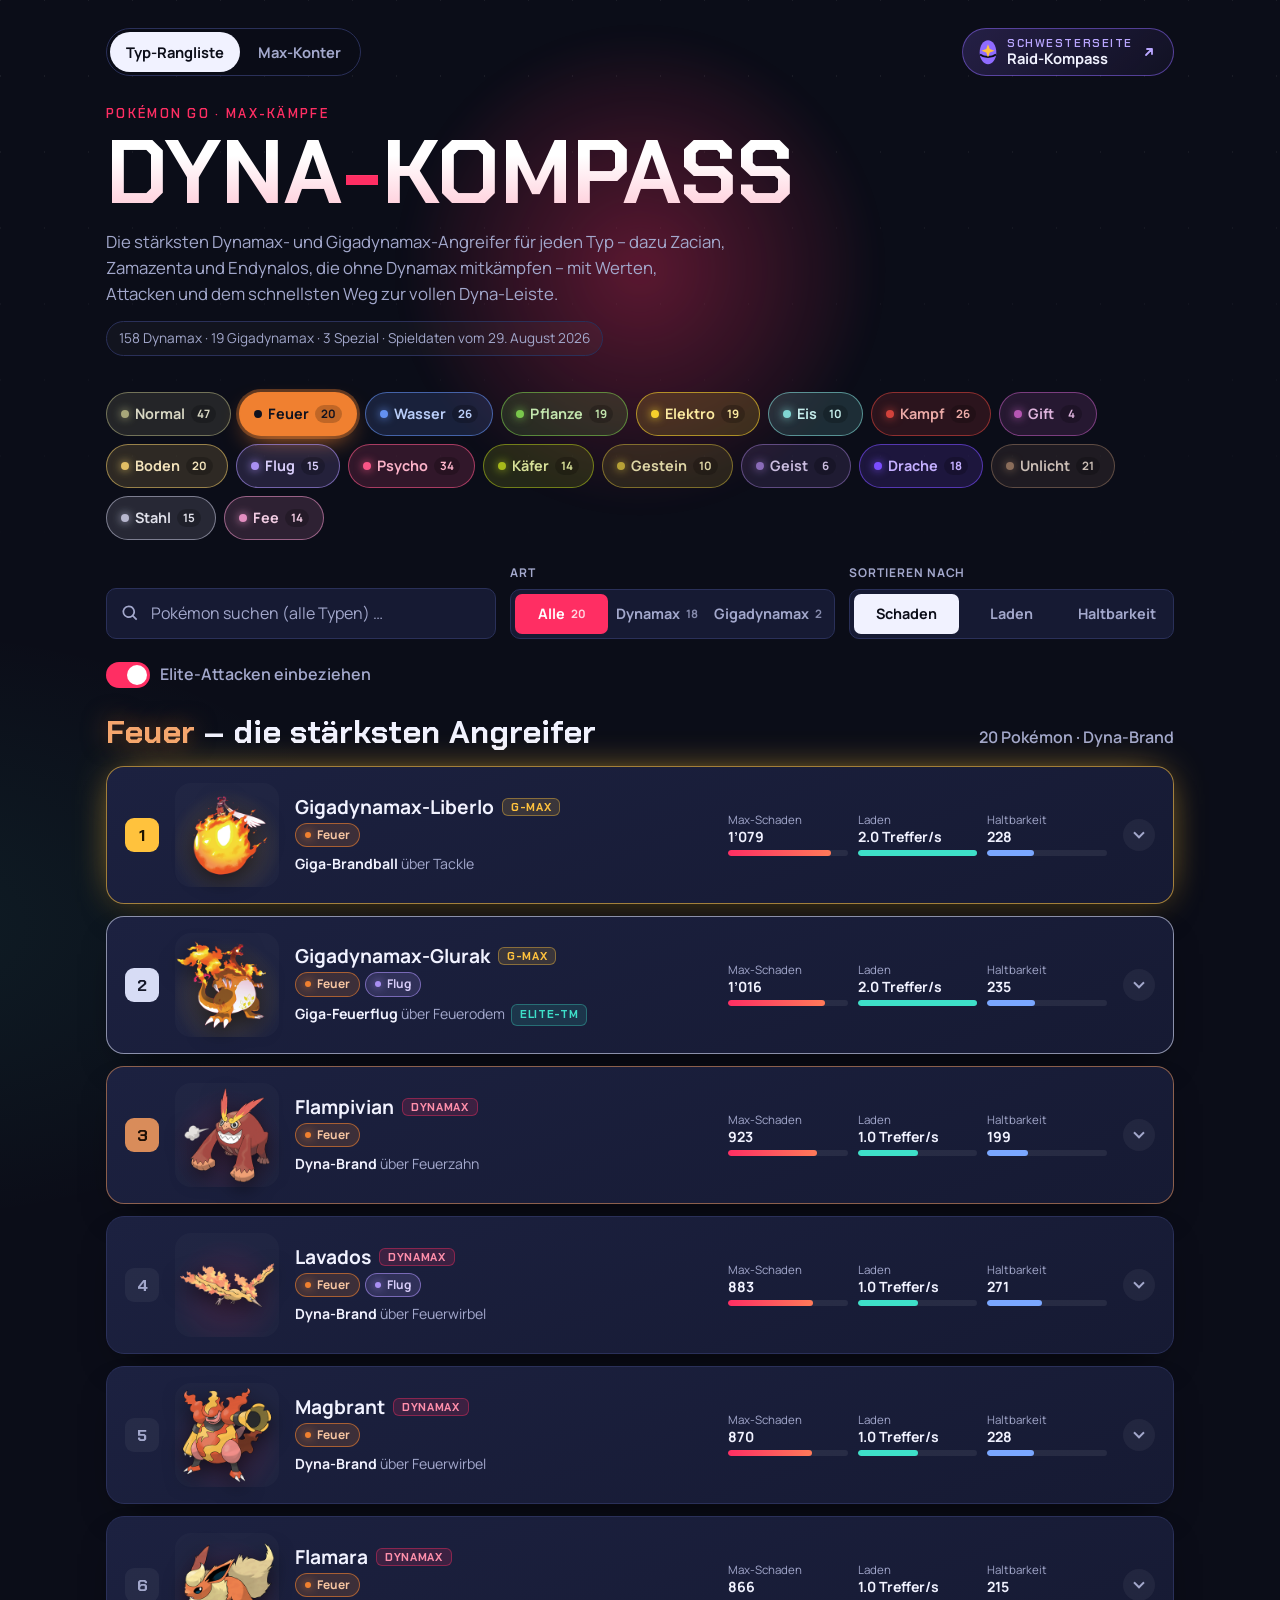
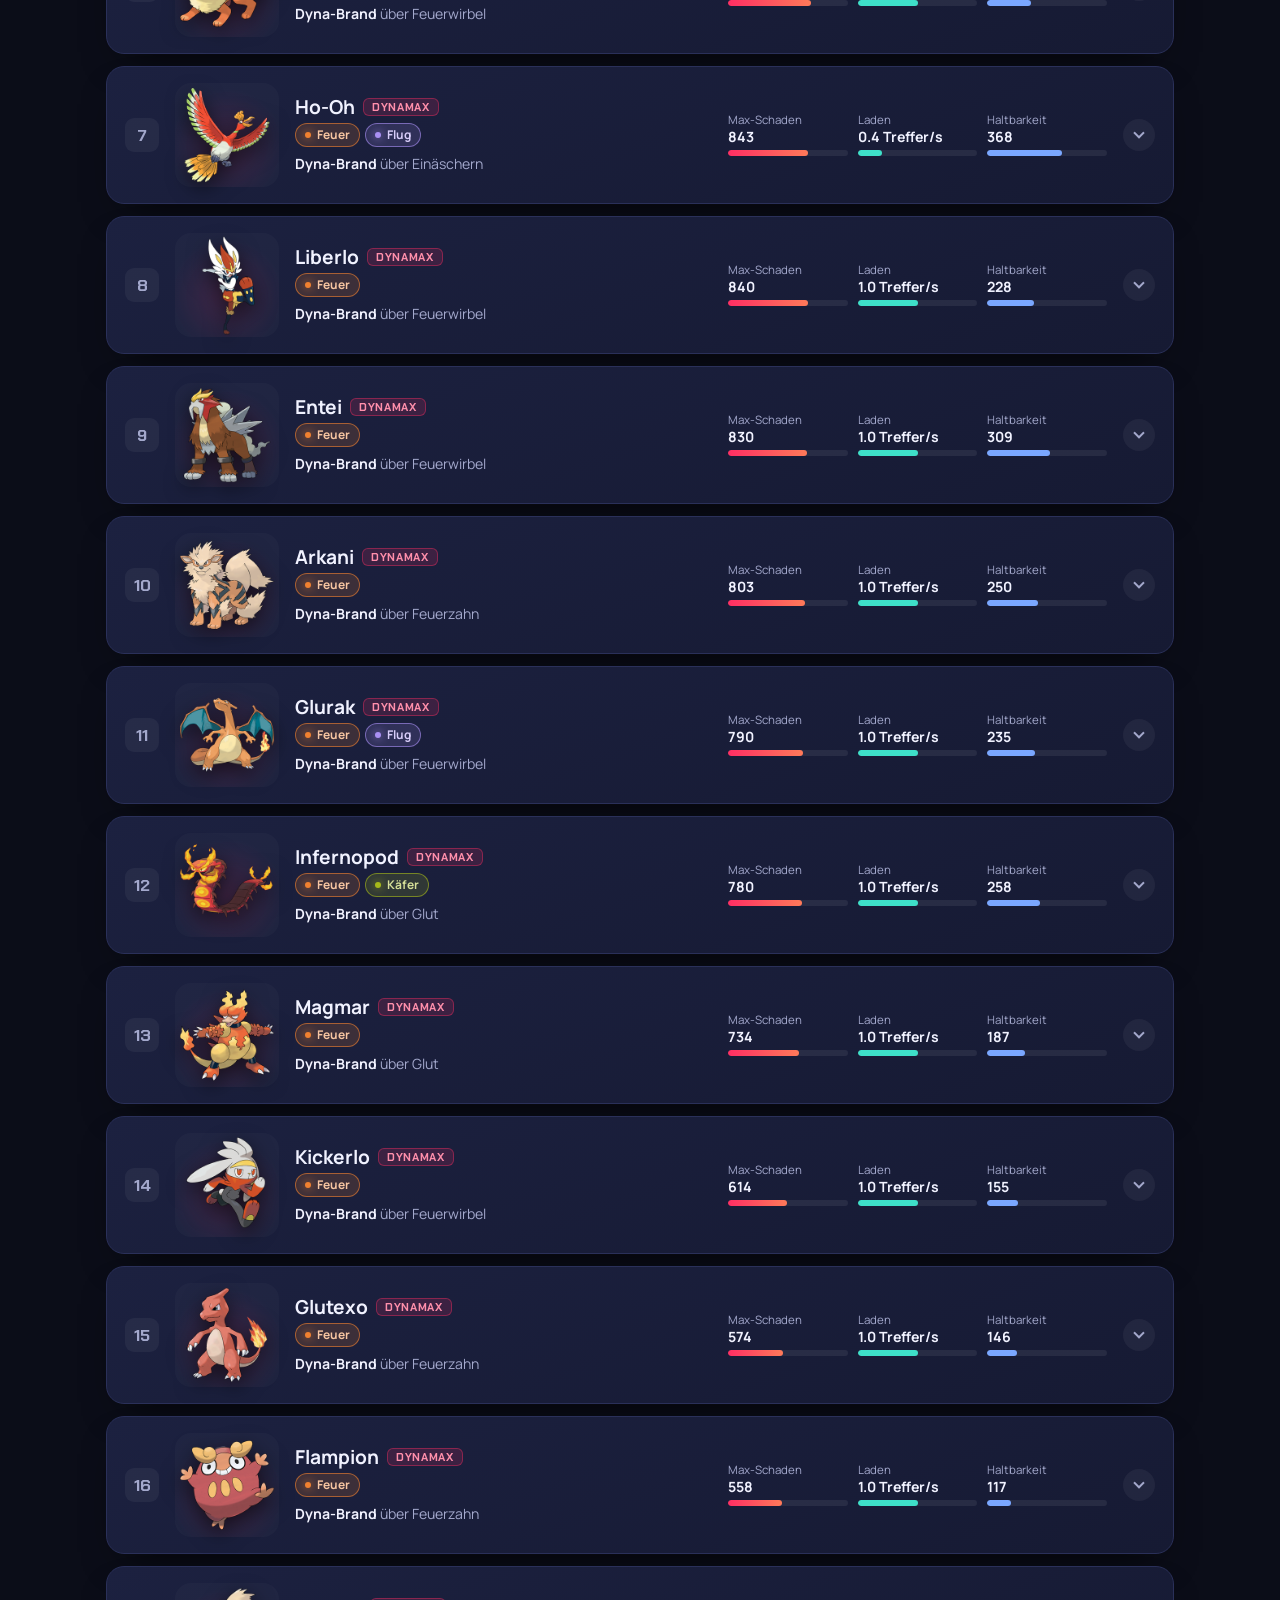
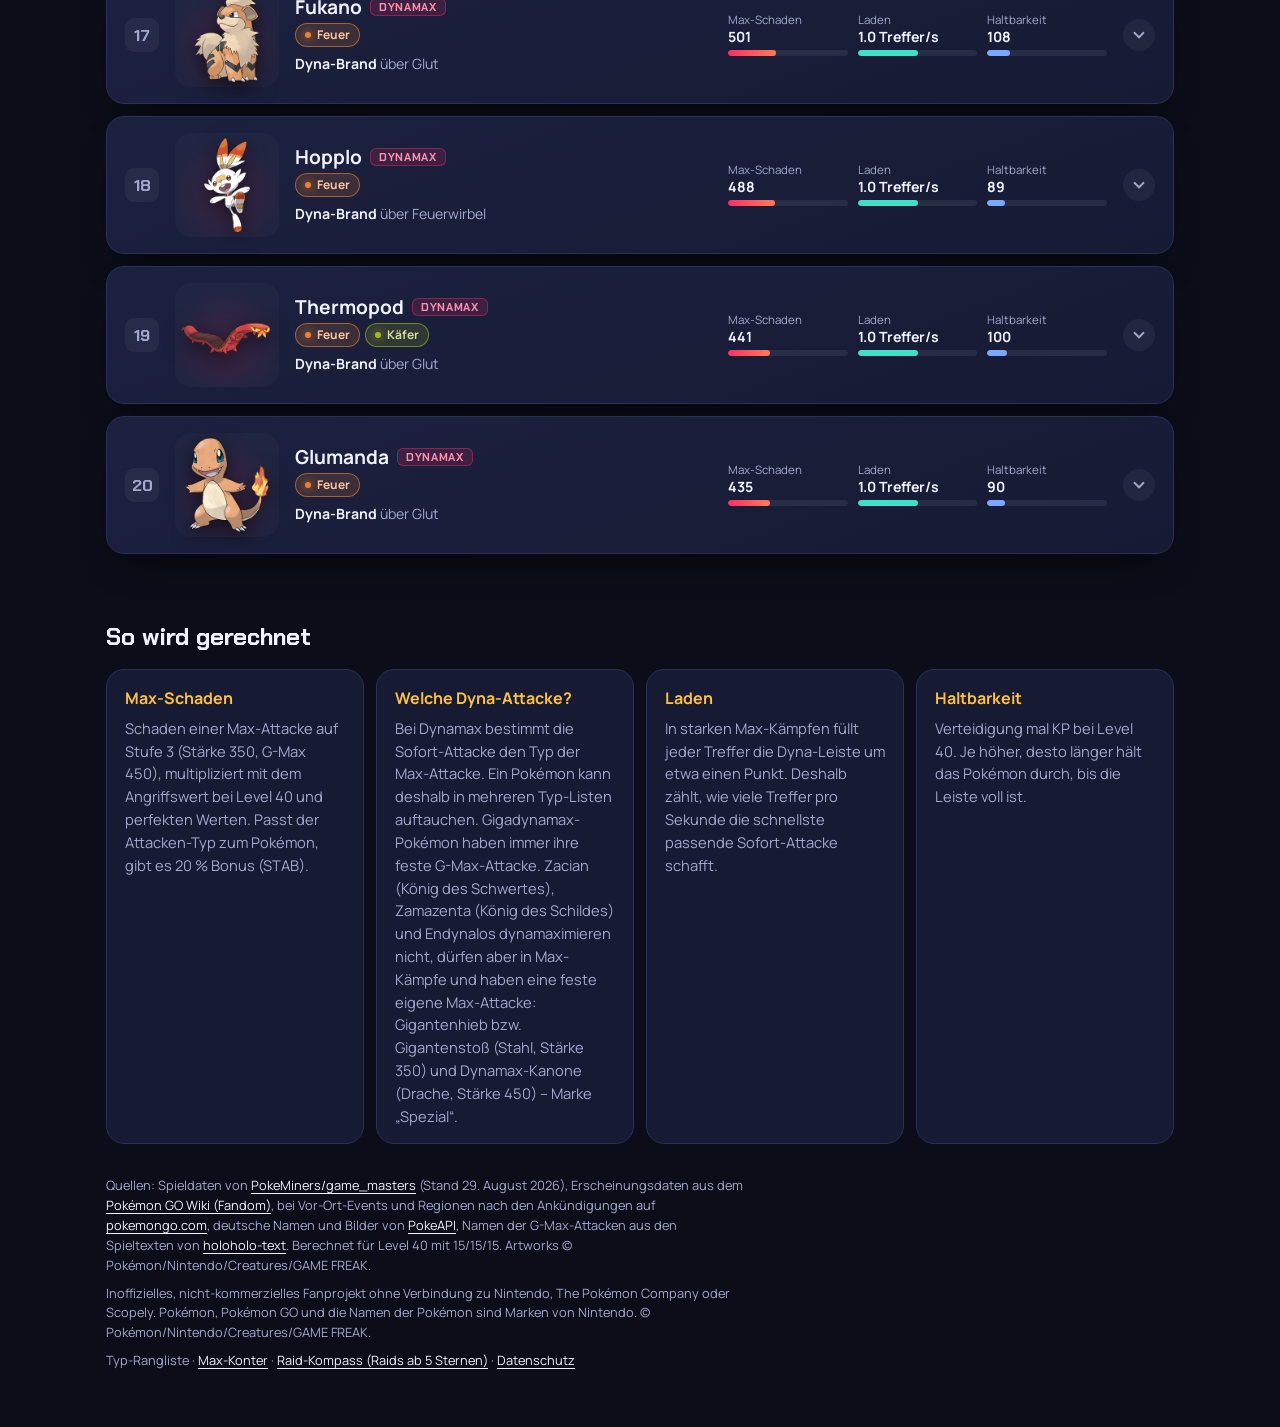
<file: index.html>
<!doctype html>
<html lang="de">
<head>
  <meta charset="utf-8">
  <meta name="viewport" content="width=device-width, initial-scale=1">
  <meta http-equiv="Content-Security-Policy" content="default-src 'self'; img-src 'self'; font-src 'self'; style-src 'self'; script-src 'self'; connect-src 'none'; object-src 'none'; base-uri 'self'; form-action 'none'">
  <meta name="referrer" content="strict-origin-when-cross-origin">
  <title>Typ-Rangliste – Dyna-Kompass</title>
  <meta name="description" content="Die stärksten Dynamax-, Gigadynamax- und Sonder-Angreifer (Zacian, Zamazenta, Endynalos) in Pokémon GO für jeden Typ, mit Werten und Attacken.">
  <meta name="theme-color" content="#0b0d18">
  <link rel="icon" href="assets/favicon.svg" type="image/svg+xml">
  <link rel="stylesheet" href="css/style.css?v=2026-11-16-1">
  <script src="data/pokemon-data.js?v=2026-11-16-1" defer></script>
  <script src="js/shared.js?v=2026-11-16-1" defer></script>
  <script src="js/app.js?v=2026-11-16-1" defer></script>
</head>
<body>
  <a class="skip-link" href="#ranking">Zur Rangliste springen</a>

  <header class="hero">
    <div class="hero__glow" aria-hidden="true"></div>
    <nav class="page-nav" aria-label="Seiten">
      <div class="page-nav__tabs">
        <a class="page-nav__link" href="index.html" aria-current="page">Typ-Rangliste</a>
        <a class="page-nav__link" href="konter.html">Max-Konter</a>
      </div>
      <a class="page-nav__sister" href="https://jason-z-tech.github.io/raid-kompass/">
        <svg class="page-nav__sister-logo" viewBox="14 6.5 36 51" width="14" height="20" aria-hidden="true" focusable="false"><path d="M32 7c9.5 0 17 10.6 17 25.5C49 45 41.4 56 32 56S15 45 15 32.5C15 17.6 22.5 7 32 7Z" fill="#8f6bff"/><path d="M15.6 36c4.4 3.4 10 5.3 16.4 5.3S44 39.4 48.4 36" fill="none" stroke="#0b0d18" stroke-width="4"/><path d="M32 15l3.6 9.9 9.9 3.6-9.9 3.6L32 42l-3.6-9.9-9.9-3.6 9.9-3.6Z" fill="#ffc23d"/></svg>
        <span class="page-nav__sister-text"><span class="page-nav__sister-kicker">Schwesterseite </span><span class="page-nav__sister-name">Raid-Kompass</span><span class="page-nav__sister-more"> – </span><span class="page-nav__sister-short">Raids</span><span class="page-nav__sister-more"> ab 5 Sternen</span></span>
        <svg class="page-nav__sister-arrow" viewBox="0 0 12 12" width="12" height="12" aria-hidden="true" focusable="false"><path d="M3 9 9 3M4 3h5v5" fill="none" stroke="currentColor" stroke-width="1.8" stroke-linecap="round" stroke-linejoin="round"/></svg>
      </a>
    </nav>
    <p class="hero__eyebrow">Pokémon GO · Max-Kämpfe</p>
    <h1 class="hero__title">Dyna<span>-</span>Kompass</h1>
    <p class="hero__lead">Die stärksten Dynamax- und Gigadynamax-Angreifer für jeden Typ – dazu Zacian, Zamazenta und Endynalos, die ohne Dynamax mitkämpfen – mit Werten, Attacken und dem schnellsten Weg zur vollen Dyna-Leiste.</p>
    <p class="hero__meta" id="data-meta"></p>
  </header>

  <nav class="type-bar" aria-label="Typ wählen">
    <div class="scroller">
      <div class="scroller__track type-bar__track" id="type-bar"></div>
    </div>
  </nav>

  <form class="controls" id="controls" autocomplete="off">
    <div class="search">
      <label class="visually-hidden" for="search">Pokémon suchen (alle Typen)</label>
      <svg class="search__icon" viewBox="0 0 24 24" aria-hidden="true"><path d="M10.5 3a7.5 7.5 0 0 1 5.96 12.05l4.25 4.24-1.42 1.42-4.24-4.25A7.5 7.5 0 1 1 10.5 3Zm0 2a5.5 5.5 0 1 0 0 11 5.5 5.5 0 0 0 0-11Z"/></svg>
      <input id="search" name="search" type="search" placeholder="Pokémon suchen (alle Typen) …" autocomplete="off" enterkeyhint="search">
      <button class="search__clear" id="search-clear" type="button" aria-label="Suche leeren" hidden>×</button>
    </div>

    <fieldset class="segmented" id="kind-filter">
      <legend class="control-label">Art</legend>
      <div class="segmented__options">
        <label><input type="radio" name="kind" value="all" checked autocomplete="off"><span>Alle <small data-count="all"></small></span></label>
        <label><input type="radio" name="kind" value="dynamax" autocomplete="off"><span>Dynamax <small data-count="dynamax"></small></span></label>
        <label><input type="radio" name="kind" value="gigantamax" autocomplete="off"><span>Gigadynamax <small data-count="gigantamax"></small></span></label>
      </div>
    </fieldset>

    <fieldset class="segmented segmented--sort" id="sort-filter">
      <legend class="control-label">Sortieren nach</legend>
      <div class="segmented__options">
        <label><input type="radio" name="sort" value="damage" checked autocomplete="off"><span>Schaden</span></label>
        <label><input type="radio" name="sort" value="charge" autocomplete="off"><span>Laden</span></label>
        <label><input type="radio" name="sort" value="bulk" autocomplete="off"><span>Haltbarkeit</span></label>
      </div>
    </fieldset>

    <div class="controls__row">
      <label class="toggle">
        <input id="elite" name="elite" type="checkbox" checked autocomplete="off">
        <span class="toggle__track" aria-hidden="true"></span>
        <span>Elite-Attacken einbeziehen</span>
      </label>
      <button class="reset-btn" id="reset" type="button" hidden>Filter zurücksetzen</button>
    </div>

    <!-- Unter allen Filtern wie am Computer sichtbar (Tab-Reihenfolge); am Handy per CSS direkt unter dem Suchfeld. -->
    <section class="search-hits" id="search-hits" aria-live="polite" hidden></section>
  </form>

  <main id="ranking" class="ranking" tabindex="-1">
    <noscript><p class="state">Diese Seite braucht JavaScript, um die Rangliste anzuzeigen.</p></noscript>
  </main>

  <section class="method" aria-labelledby="method-title">
    <h2 id="method-title">So wird gerechnet</h2>
    <div class="method__grid">
      <article>
        <h3>Max-Schaden</h3>
        <p>Schaden einer Max-Attacke auf Stufe 3 (Stärke 350, G-Max 450), multipliziert mit dem Angriffswert bei Level 40 und perfekten Werten. Passt der Attacken-Typ zum Pokémon, gibt es 20 % Bonus (STAB).</p>
      </article>
      <article>
        <h3>Welche Dyna-Attacke?</h3>
        <p>Bei Dynamax bestimmt die Sofort-Attacke den Typ der Max-Attacke. Ein Pokémon kann deshalb in mehreren Typ-Listen auftauchen. Gigadynamax-Pokémon haben immer ihre feste G-Max-Attacke. Zacian (König des Schwertes), Zamazenta (König des Schildes) und Endynalos dynamaximieren nicht, dürfen aber in Max-Kämpfe und haben eine feste eigene Max-Attacke: Gigantenhieb bzw. Gigantenstoß (Stahl, Stärke 350) und Dynamax-Kanone (Drache, Stärke 450) – Marke „Spezial“.</p>
      </article>
      <article>
        <h3>Laden</h3>
        <p>In starken Max-Kämpfen füllt jeder Treffer die Dyna-Leiste um etwa einen Punkt. Deshalb zählt, wie viele Treffer pro Sekunde die schnellste passende Sofort-Attacke schafft.</p>
      </article>
      <article>
        <h3>Haltbarkeit</h3>
        <p>Verteidigung mal KP bei Level 40. Je höher, desto länger hält das Pokémon durch, bis die Leiste voll ist.</p>
      </article>
    </div>
  </section>

  <footer class="footer">
    <p id="sources"></p>
    <p>Inoffizielles, nicht-kommerzielles Fanprojekt ohne Verbindung zu Nintendo, The Pokémon Company oder Scopely. Pokémon, Pokémon GO und die Namen der Pokémon sind Marken von Nintendo. © Pokémon/Nintendo/Creatures/GAME FREAK.</p>
    <p><a href="index.html" aria-current="page">Typ-Rangliste</a> · <a href="konter.html">Max-Konter</a> · <a href="https://jason-z-tech.github.io/raid-kompass/">Raid-Kompass (Raids ab 5 Sternen)</a> · <a href="datenschutz.html">Datenschutz</a></p>
  </footer>
</body>
</html>
</file>
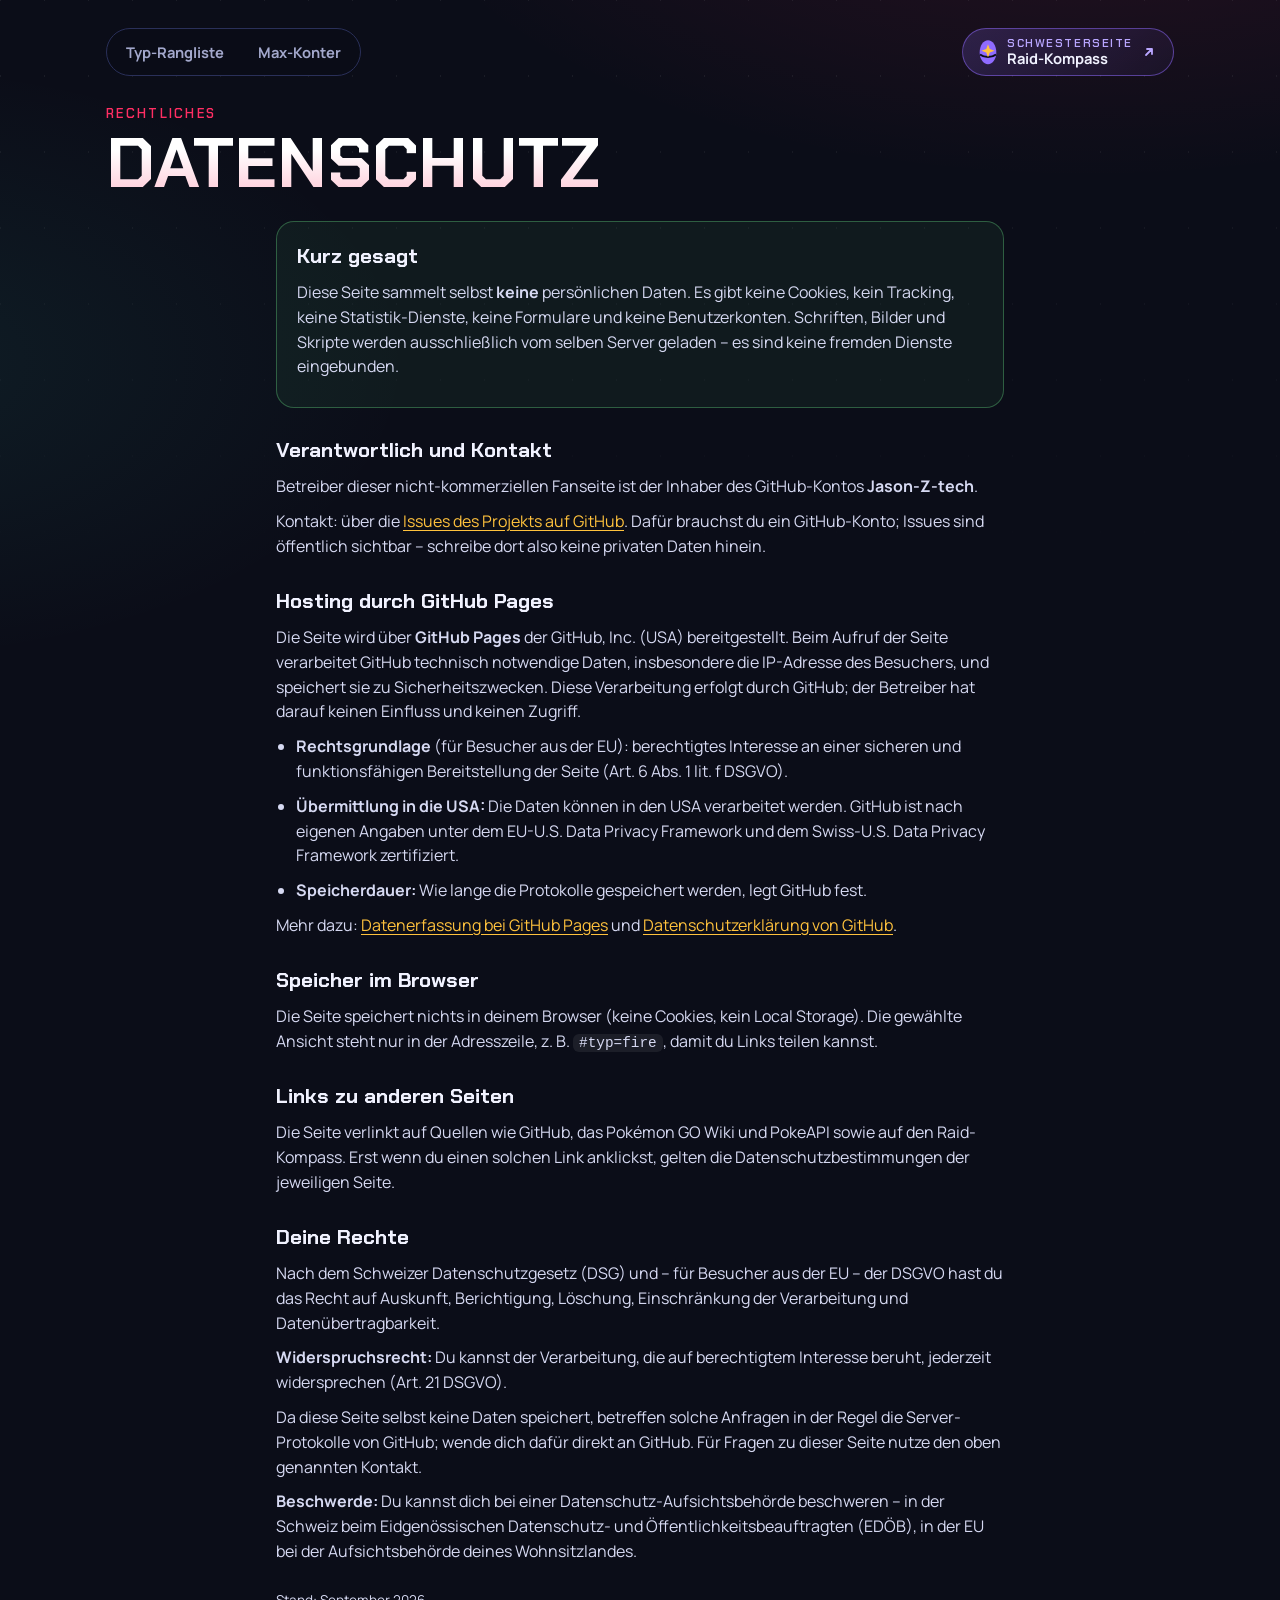
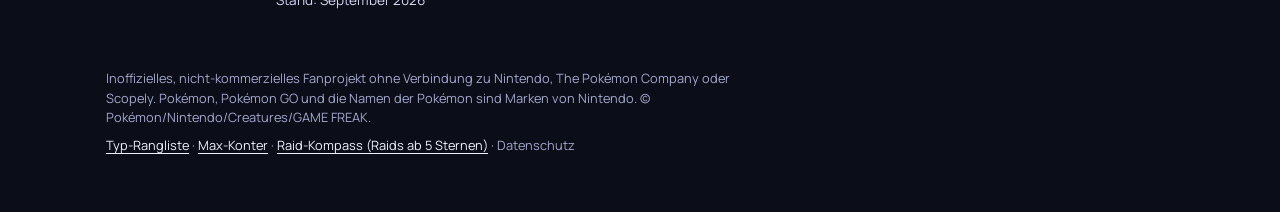
<file: datenschutz.html>
<!doctype html>
<html lang="de">
<head>
  <meta charset="utf-8">
  <meta name="viewport" content="width=device-width, initial-scale=1">
  <meta http-equiv="Content-Security-Policy" content="default-src 'self'; img-src 'self'; font-src 'self'; style-src 'self'; script-src 'self'; connect-src 'none'; object-src 'none'; base-uri 'self'; form-action 'none'">
  <meta name="referrer" content="strict-origin-when-cross-origin">
  <title>Datenschutz – Dyna-Kompass</title>
  <meta name="description" content="Datenschutzerklärung des Dyna-Kompass.">
  <meta name="theme-color" content="#0b0d18">
  <link rel="icon" href="assets/favicon.svg" type="image/svg+xml">
  <link rel="stylesheet" href="css/style.css?v=2026-11-16-1">
</head>
<body>
  <a class="skip-link" href="#inhalt">Zum Inhalt springen</a>

  <header class="hero hero--compact">
    <nav class="page-nav" aria-label="Seiten">
      <div class="page-nav__tabs">
        <a class="page-nav__link" href="index.html">Typ-Rangliste</a>
        <a class="page-nav__link" href="konter.html">Max-Konter</a>
      </div>
      <a class="page-nav__sister" href="https://jason-z-tech.github.io/raid-kompass/">
        <svg class="page-nav__sister-logo" viewBox="14 6.5 36 51" width="14" height="20" aria-hidden="true" focusable="false"><path d="M32 7c9.5 0 17 10.6 17 25.5C49 45 41.4 56 32 56S15 45 15 32.5C15 17.6 22.5 7 32 7Z" fill="#8f6bff"/><path d="M15.6 36c4.4 3.4 10 5.3 16.4 5.3S44 39.4 48.4 36" fill="none" stroke="#0b0d18" stroke-width="4"/><path d="M32 15l3.6 9.9 9.9 3.6-9.9 3.6L32 42l-3.6-9.9-9.9-3.6 9.9-3.6Z" fill="#ffc23d"/></svg>
        <span class="page-nav__sister-text"><span class="page-nav__sister-kicker">Schwesterseite </span><span class="page-nav__sister-name">Raid-Kompass</span><span class="page-nav__sister-more"> – </span><span class="page-nav__sister-short">Raids</span><span class="page-nav__sister-more"> ab 5 Sternen</span></span>
        <svg class="page-nav__sister-arrow" viewBox="0 0 12 12" width="12" height="12" aria-hidden="true" focusable="false"><path d="M3 9 9 3M4 3h5v5" fill="none" stroke="currentColor" stroke-width="1.8" stroke-linecap="round" stroke-linejoin="round"/></svg>
      </a>
    </nav>
    <p class="hero__eyebrow">Rechtliches</p>
    <h1 class="hero__title hero__title--small">Datenschutz</h1>
  </header>

  <main id="inhalt" class="legal" tabindex="-1">
    <section class="legal__summary">
      <h2>Kurz gesagt</h2>
      <p>Diese Seite sammelt selbst <strong>keine</strong> persönlichen Daten. Es gibt keine Cookies, kein Tracking, keine Statistik-Dienste, keine Formulare und keine Benutzerkonten. Schriften, Bilder und Skripte werden ausschließlich vom selben Server geladen – es sind keine fremden Dienste eingebunden.</p>
    </section>

    <section>
      <h2>Verantwortlich und Kontakt</h2>
      <p>Betreiber dieser nicht-kommerziellen Fanseite ist der Inhaber des GitHub-Kontos <strong>Jason-Z-tech</strong>.</p>
      <p>Kontakt: über die <a href="https://github.com/Jason-Z-tech/dyna-kompass/issues">Issues des Projekts auf GitHub</a>. Dafür brauchst du ein GitHub-Konto; Issues sind öffentlich sichtbar – schreibe dort also keine privaten Daten hinein.</p>
    </section>

    <section>
      <h2>Hosting durch GitHub Pages</h2>
      <p>Die Seite wird über <strong>GitHub Pages</strong> der GitHub, Inc. (USA) bereitgestellt. Beim Aufruf der Seite verarbeitet GitHub technisch notwendige Daten, insbesondere die IP-Adresse des Besuchers, und speichert sie zu Sicherheitszwecken. Diese Verarbeitung erfolgt durch GitHub; der Betreiber hat darauf keinen Einfluss und keinen Zugriff.</p>
      <ul>
        <li><strong>Rechtsgrundlage</strong> (für Besucher aus der EU): berechtigtes Interesse an einer sicheren und funktionsfähigen Bereitstellung der Seite (Art. 6 Abs. 1 lit. f DSGVO).</li>
        <li><strong>Übermittlung in die USA:</strong> Die Daten können in den USA verarbeitet werden. GitHub ist nach eigenen Angaben unter dem EU-U.S. Data Privacy Framework und dem Swiss-U.S. Data Privacy Framework zertifiziert.</li>
        <li><strong>Speicherdauer:</strong> Wie lange die Protokolle gespeichert werden, legt GitHub fest.</li>
      </ul>
      <p>Mehr dazu: <a href="https://docs.github.com/de/pages/getting-started-with-github-pages/what-is-github-pages#data-collection">Datenerfassung bei GitHub Pages</a> und <a href="https://docs.github.com/de/site-policy/privacy-policies/github-general-privacy-statement">Datenschutzerklärung von GitHub</a>.</p>
    </section>

    <section>
      <h2>Speicher im Browser</h2>
      <p>Die Seite speichert nichts in deinem Browser (keine Cookies, kein Local Storage). Die gewählte Ansicht steht nur in der Adresszeile, z.&nbsp;B. <code>#typ=fire</code>, damit du Links teilen kannst.</p>
    </section>

    <section>
      <h2>Links zu anderen Seiten</h2>
      <p>Die Seite verlinkt auf Quellen wie GitHub, das Pokémon GO Wiki und PokeAPI sowie auf den Raid-Kompass. Erst wenn du einen solchen Link anklickst, gelten die Datenschutzbestimmungen der jeweiligen Seite.</p>
    </section>

    <section>
      <h2>Deine Rechte</h2>
      <p>Nach dem Schweizer Datenschutzgesetz (DSG) und – für Besucher aus der EU – der DSGVO hast du das Recht auf Auskunft, Berichtigung, Löschung, Einschränkung der Verarbeitung und Datenübertragbarkeit.</p>
      <p><strong>Widerspruchsrecht:</strong> Du kannst der Verarbeitung, die auf berechtigtem Interesse beruht, jederzeit widersprechen (Art. 21 DSGVO).</p>
      <p>Da diese Seite selbst keine Daten speichert, betreffen solche Anfragen in der Regel die Server-Protokolle von GitHub; wende dich dafür direkt an GitHub. Für Fragen zu dieser Seite nutze den oben genannten Kontakt.</p>
      <p><strong>Beschwerde:</strong> Du kannst dich bei einer Datenschutz-Aufsichtsbehörde beschweren – in der Schweiz beim Eidgenössischen Datenschutz- und Öffentlichkeitsbeauftragten (EDÖB), in der EU bei der Aufsichtsbehörde deines Wohnsitzlandes.</p>
    </section>

    <p class="legal__date">Stand: September 2026</p>
  </main>

  <footer class="footer">
    <p>Inoffizielles, nicht-kommerzielles Fanprojekt ohne Verbindung zu Nintendo, The Pokémon Company oder Scopely. Pokémon, Pokémon GO und die Namen der Pokémon sind Marken von Nintendo. © Pokémon/Nintendo/Creatures/GAME FREAK.</p>
    <p><a href="index.html">Typ-Rangliste</a> · <a href="konter.html">Max-Konter</a> · <a href="https://jason-z-tech.github.io/raid-kompass/">Raid-Kompass (Raids ab 5 Sternen)</a> · <a href="datenschutz.html" aria-current="page">Datenschutz</a></p>
  </footer>
</body>
</html>
</file>
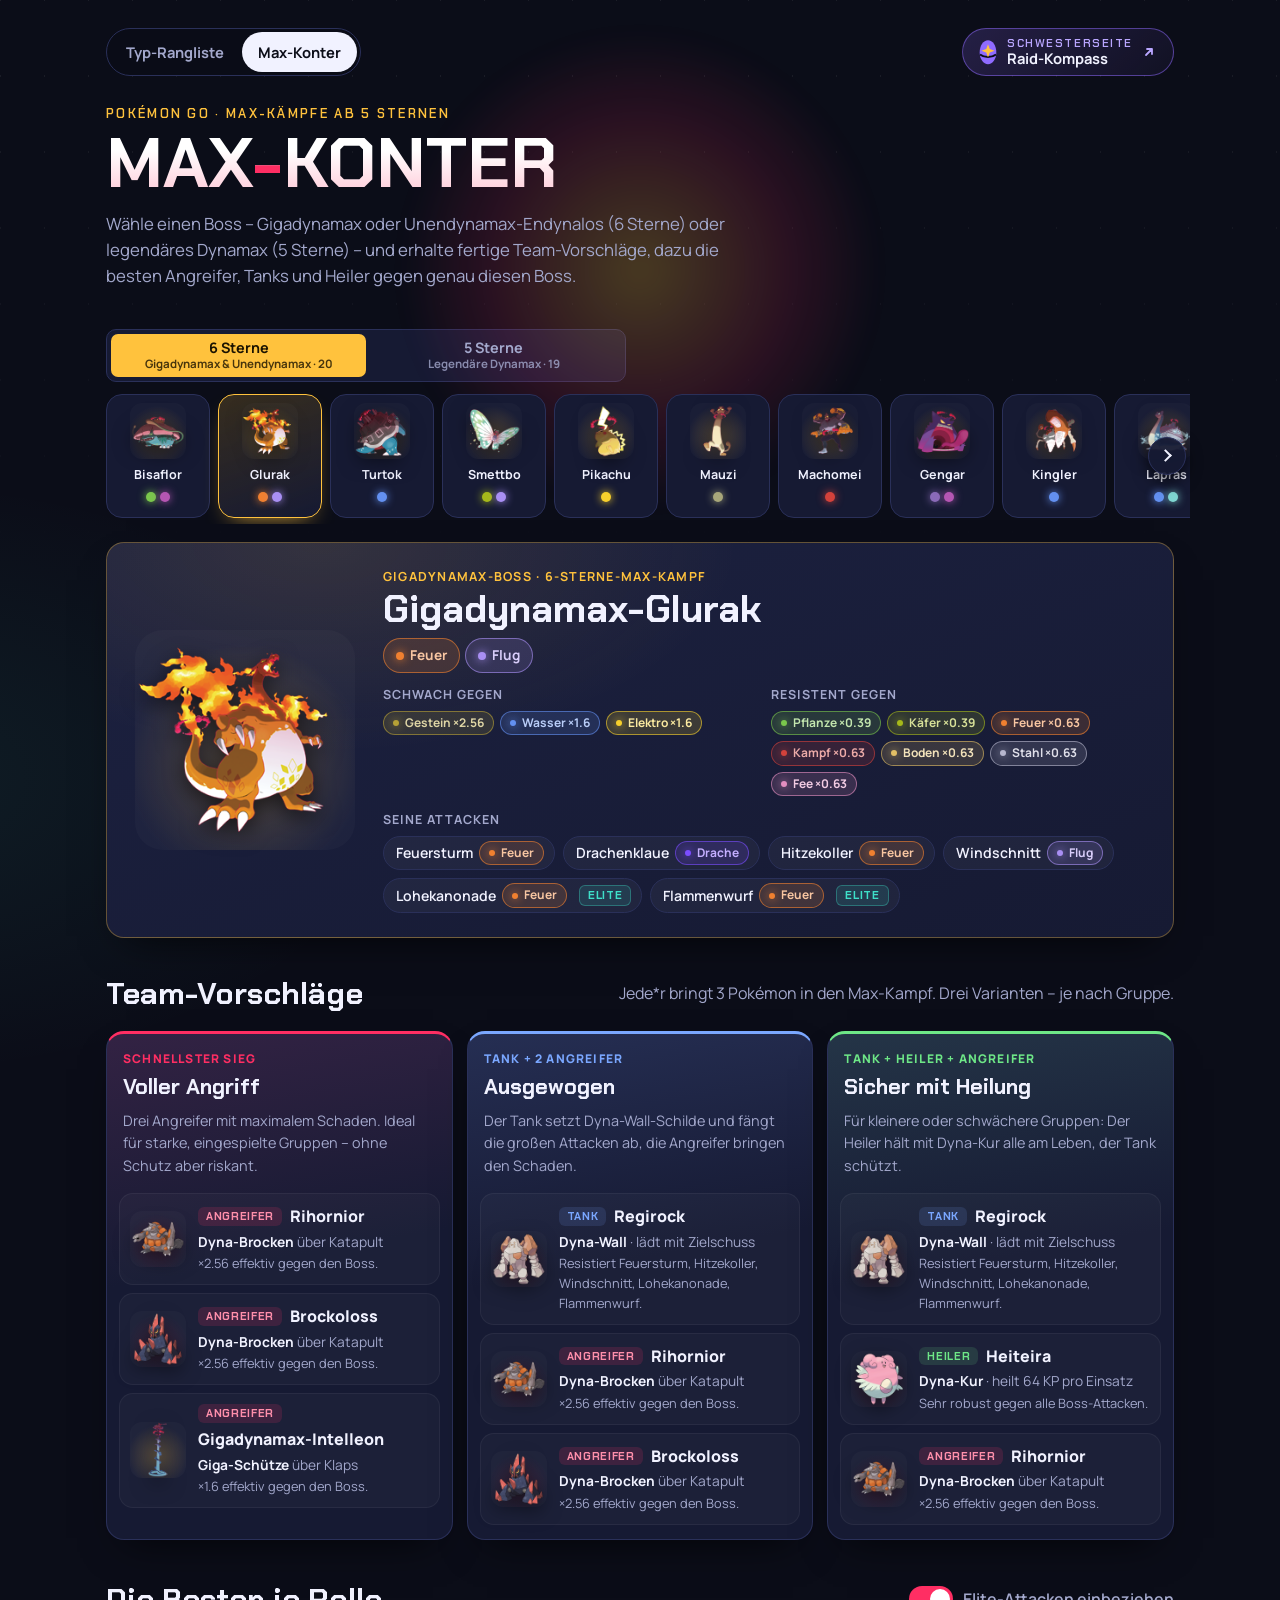
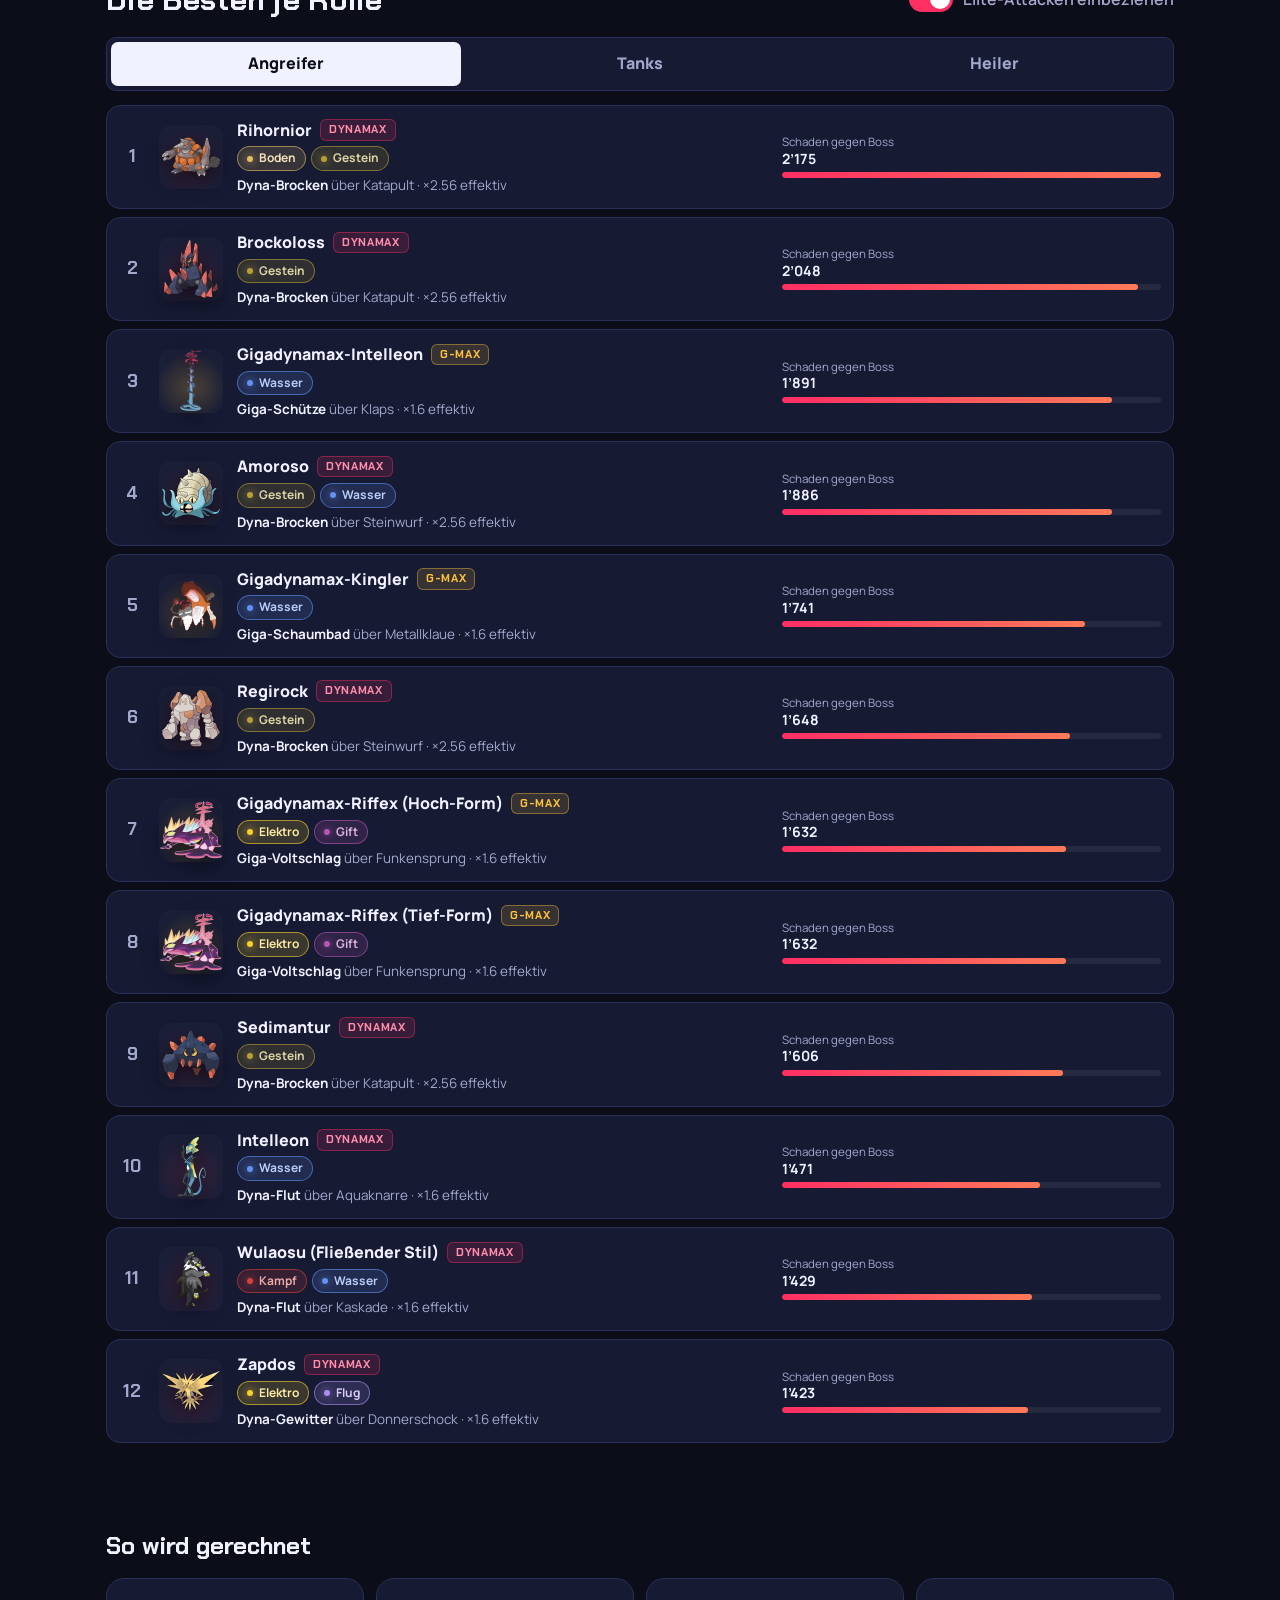
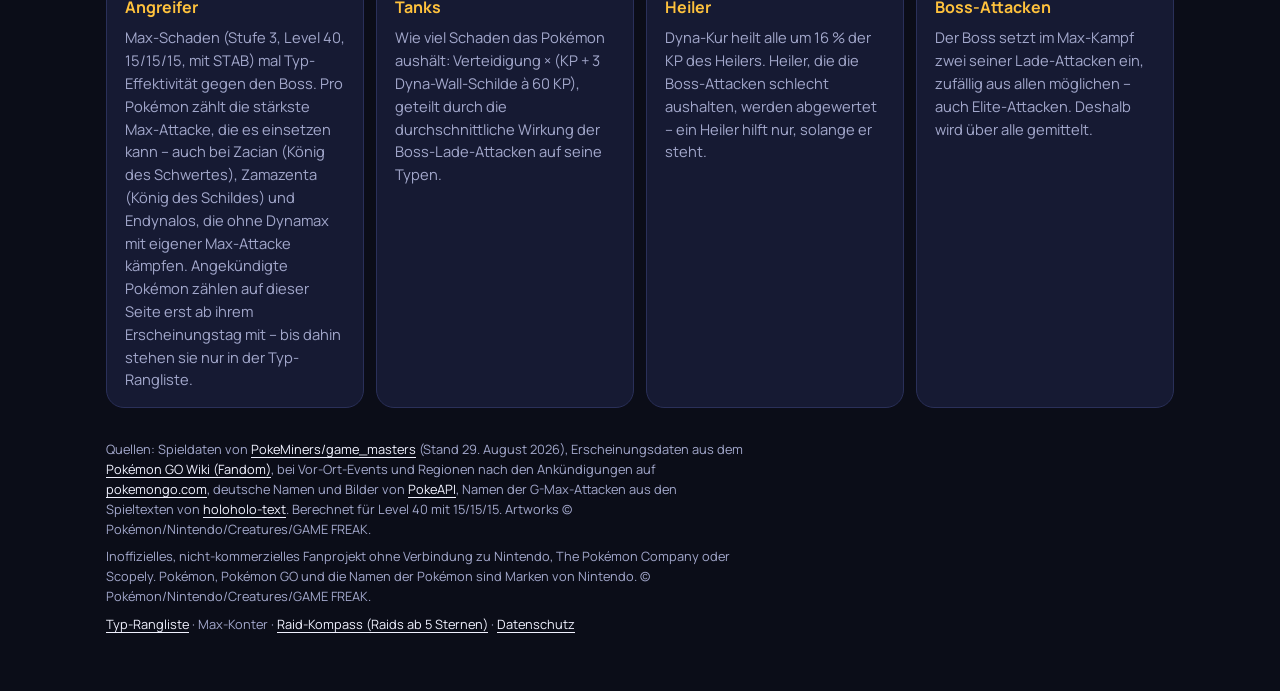
<file: konter.html>
<!doctype html>
<html lang="de">
<head>
  <meta charset="utf-8">
  <meta name="viewport" content="width=device-width, initial-scale=1">
  <meta http-equiv="Content-Security-Policy" content="default-src 'self'; img-src 'self'; font-src 'self'; style-src 'self'; script-src 'self'; connect-src 'none'; object-src 'none'; base-uri 'self'; form-action 'none'">
  <meta name="referrer" content="strict-origin-when-cross-origin">
  <title>Max-Konter – Dyna-Kompass</title>
  <meta name="description" content="Die besten Konter und Team-Vorschläge gegen jeden Boss aus 5- und 6-Sterne-Max-Kämpfen in Pokémon GO – Gigadynamax, Unendynamax-Endynalos und legendäre Dynamax.">
  <meta name="theme-color" content="#0b0d18">
  <link rel="icon" href="assets/favicon.svg" type="image/svg+xml">
  <link rel="stylesheet" href="css/style.css?v=2026-11-16-1">
  <script src="data/pokemon-data.js?v=2026-11-16-1" defer></script>
  <script src="js/shared.js?v=2026-11-16-1" defer></script>
  <script src="js/counters.js?v=2026-11-16-1" defer></script>
</head>
<body>
  <a class="skip-link" href="#counters">Zu den Kontern springen</a>

  <header class="hero hero--compact">
    <div class="hero__glow hero__glow--gmax" aria-hidden="true"></div>
    <nav class="page-nav" aria-label="Seiten">
      <div class="page-nav__tabs">
        <a class="page-nav__link" href="index.html">Typ-Rangliste</a>
        <a class="page-nav__link" href="konter.html" aria-current="page">Max-Konter</a>
      </div>
      <a class="page-nav__sister" href="https://jason-z-tech.github.io/raid-kompass/">
        <svg class="page-nav__sister-logo" viewBox="14 6.5 36 51" width="14" height="20" aria-hidden="true" focusable="false"><path d="M32 7c9.5 0 17 10.6 17 25.5C49 45 41.4 56 32 56S15 45 15 32.5C15 17.6 22.5 7 32 7Z" fill="#8f6bff"/><path d="M15.6 36c4.4 3.4 10 5.3 16.4 5.3S44 39.4 48.4 36" fill="none" stroke="#0b0d18" stroke-width="4"/><path d="M32 15l3.6 9.9 9.9 3.6-9.9 3.6L32 42l-3.6-9.9-9.9-3.6 9.9-3.6Z" fill="#ffc23d"/></svg>
        <span class="page-nav__sister-text"><span class="page-nav__sister-kicker">Schwesterseite </span><span class="page-nav__sister-name">Raid-Kompass</span><span class="page-nav__sister-more"> – </span><span class="page-nav__sister-short">Raids</span><span class="page-nav__sister-more"> ab 5 Sternen</span></span>
        <svg class="page-nav__sister-arrow" viewBox="0 0 12 12" width="12" height="12" aria-hidden="true" focusable="false"><path d="M3 9 9 3M4 3h5v5" fill="none" stroke="currentColor" stroke-width="1.8" stroke-linecap="round" stroke-linejoin="round"/></svg>
      </a>
    </nav>
    <p class="hero__eyebrow hero__eyebrow--gmax">Pokémon GO · Max-Kämpfe ab 5 Sternen</p>
    <h1 class="hero__title">Max<span>-</span>Konter</h1>
    <p class="hero__lead">Wähle einen Boss – Gigadynamax oder Unendynamax-Endynalos (6 Sterne) oder legendäres Dynamax (5 Sterne) – und erhalte fertige Team-Vorschläge, dazu die besten Angreifer, Tanks und Heiler gegen genau diesen Boss.</p>
  </header>

  <nav class="boss-bar" aria-label="Boss wählen">
    <fieldset class="segmented boss-tiers" id="tier-filter">
      <legend class="visually-hidden">Max-Kampf</legend>
      <div class="segmented__options">
        <label><input type="radio" name="tier" value="6" checked autocomplete="off"><span>6 Sterne <small>Gigadynamax &amp; Unendynamax&nbsp;·&nbsp;<b data-tier-count="6"></b></small></span></label>
        <label><input type="radio" name="tier" value="5" autocomplete="off"><span>5 Sterne <small>Legendäre Dynamax&nbsp;·&nbsp;<b data-tier-count="5"></b></small></span></label>
      </div>
    </fieldset>
    <div class="scroller">
      <div class="scroller__track boss-bar__track" id="boss-bar"></div>
    </div>
  </nav>

  <main id="counters" class="counters" tabindex="-1">
    <noscript><p class="state">Diese Seite braucht JavaScript, um die Konter anzuzeigen.</p></noscript>
  </main>

  <section class="method" aria-labelledby="method-title">
    <h2 id="method-title">So wird gerechnet</h2>
    <div class="method__grid">
      <article>
        <h3>Angreifer</h3>
        <p>Max-Schaden (Stufe 3, Level 40, 15/15/15, mit STAB) mal Typ-Effektivität gegen den Boss. Pro Pokémon zählt die stärkste Max-Attacke, die es einsetzen kann – auch bei Zacian (König des Schwertes), Zamazenta (König des Schildes) und Endynalos, die ohne Dynamax mit eigener Max-Attacke kämpfen. Angekündigte Pokémon zählen auf dieser Seite erst ab ihrem Erscheinungstag mit – bis dahin stehen sie nur in der Typ-Rangliste.</p>
      </article>
      <article>
        <h3>Tanks</h3>
        <p>Wie viel Schaden das Pokémon aushält: Verteidigung × (KP + 3 Dyna-Wall-Schilde à 60 KP), geteilt durch die durchschnittliche Wirkung der Boss-Lade-Attacken auf seine Typen.</p>
      </article>
      <article>
        <h3>Heiler</h3>
        <p>Dyna-Kur heilt alle um 16 % der KP des Heilers. Heiler, die die Boss-Attacken schlecht aushalten, werden abgewertet – ein Heiler hilft nur, solange er steht.</p>
      </article>
      <article>
        <h3>Boss-Attacken</h3>
        <p>Der Boss setzt im Max-Kampf zwei seiner Lade-Attacken ein, zufällig aus allen möglichen – auch Elite-Attacken. Deshalb wird über alle gemittelt.</p>
      </article>
    </div>
  </section>

  <footer class="footer">
    <p id="sources"></p>
    <p>Inoffizielles, nicht-kommerzielles Fanprojekt ohne Verbindung zu Nintendo, The Pokémon Company oder Scopely. Pokémon, Pokémon GO und die Namen der Pokémon sind Marken von Nintendo. © Pokémon/Nintendo/Creatures/GAME FREAK.</p>
    <p><a href="index.html">Typ-Rangliste</a> · <a href="konter.html" aria-current="page">Max-Konter</a> · <a href="https://jason-z-tech.github.io/raid-kompass/">Raid-Kompass (Raids ab 5 Sternen)</a> · <a href="datenschutz.html">Datenschutz</a></p>
  </footer>
</body>
</html>
</file>
<file: css/style.css>
/* Dyna-Kompass – Design: "Power Spot bei Nacht". Dynamax-Rot, Gigadynamax-Gold, Typfarben. */

@font-face {
  font-family: 'Chakra Petch';
  src: url('../assets/fonts/Chakra-Petch-600.woff2') format('woff2');
  font-weight: 600;
  font-display: swap;
}
@font-face {
  font-family: 'Chakra Petch';
  src: url('../assets/fonts/Chakra-Petch-700.woff2') format('woff2');
  font-weight: 700;
  font-display: swap;
}
@font-face {
  font-family: 'Manrope';
  src: url('../assets/fonts/Manrope-400-800.woff2') format('woff2');
  font-weight: 400 800;
  font-display: swap;
}

:root {
  --bg: #0b0d18;
  --panel: #161a33;
  --panel-2: #1c2140;
  --line: #2a3059;
  --text: #f1f2ff;
  --muted: #a3a8cc;
  --dyna: #ff2e63;
  --dyna-soft: #ff2e6326;
  --gmax: #ffc23d;
  --gmax-soft: #ffc23d24;
  --charge: #3ee0c9;
  --bulk: #7aa7ff;
  --heal: #6ee787;
  --radius: 18px;
  --radius-sm: 10px;
  --shadow: 0 18px 40px -20px #000c;
  --font-display: 'Chakra Petch', 'Segoe UI', sans-serif;
  --font-body: 'Manrope', 'Segoe UI', system-ui, sans-serif;
  --ease: cubic-bezier(.2, .8, .2, 1);
  --page: 1100px;

  --t-normal: #a8a77a; --t-fire: #f08030; --t-water: #6390f0; --t-grass: #7ac74c;
  --t-electric: #f7d02c; --t-ice: #7fd6d2; --t-fighting: #d3423b; --t-poison: #b556b3;
  --t-ground: #e2bf65; --t-flying: #a98ff3; --t-psychic: #f95587; --t-bug: #a6b91a;
  --t-rock: #b6a136; --t-ghost: #8a6bb8; --t-dragon: #7b4dff; --t-dark: #8a6d5a;
  --t-steel: #b7b7ce; --t-fairy: #e38ec0;
}

*, *::before, *::after { box-sizing: border-box; }

html { color-scheme: dark; -webkit-text-size-adjust: 100%; }

body {
  margin: 0;
  min-height: 100vh;
  font-family: var(--font-body);
  font-size: 1rem;
  line-height: 1.55;
  color: var(--text);
  background:
    radial-gradient(1200px 600px at 85% -10%, #ff2e6322, transparent 60%),
    radial-gradient(900px 500px at -10% 20%, #3ee0c914, transparent 60%),
    var(--bg);
  overflow-x: hidden;
}

/* Feines Sechseck-Raster wie auf einem Power Spot */
body::before {
  content: '';
  position: fixed;
  inset: 0;
  pointer-events: none;
  opacity: .07;
  background-image:
    linear-gradient(30deg, #fff 1px, transparent 1px),
    linear-gradient(150deg, #fff 1px, transparent 1px);
  background-size: 44px 76px;
  mask-image: linear-gradient(to bottom, #000, transparent 70%);
  z-index: -1;
}

img { max-width: 100%; display: block; }
button, input { font: inherit; color: inherit; }
button { cursor: pointer; }
[hidden] { display: none !important; }

.visually-hidden {
  position: absolute !important;
  width: 1px; height: 1px;
  overflow: hidden;
  clip: rect(0 0 0 0);
  white-space: nowrap;
}

.skip-link {
  position: absolute;
  left: 16px; top: -60px;
  padding: 10px 16px;
  border-radius: var(--radius-sm);
  background: var(--dyna);
  color: #fff;
  font-weight: 700;
  z-index: 20;
  transition: top .2s var(--ease);
}
.skip-link:focus { top: 16px; }

:focus-visible { outline: 3px solid var(--gmax); outline-offset: 3px; }

/* ---------- Kopfbereich ---------- */

.hero {
  position: relative;
  padding: 20px 16px 24px;
  max-width: var(--page);
  margin: 0 auto;
  isolation: isolate;
}

/* Rein dekorativ: darf nie Klicks abfangen. */
.hero__glow {
  position: absolute;
  top: 10px; left: 50%;
  width: min(520px, 90vw);
  aspect-ratio: 1;
  translate: -50% 0;
  border-radius: 50%;
  background: radial-gradient(circle, #ff2e6355, #ff2e6300 65%);
  filter: blur(10px);
  z-index: -1;
  pointer-events: none;
  animation: pulse 5s ease-in-out infinite;
}
.hero__glow--gmax { background: radial-gradient(circle, #ffc23d40, #ff2e6322 40%, transparent 65%); }

/* Kopfleiste in einer Zeile: links die eigenen Seiten als Reiter, rechts abgesetzt der Link zur
   Schwesterseite – bewusst kein dritter Reiter. Auf dem Handy füllen die Reiter die Breite. */
.page-nav {
  display: flex;
  flex-wrap: wrap; /* nur bei sehr großer Schrift oder starkem Zoom: dann rutscht der Knopf in eine zweite Zeile */
  align-items: stretch;
  gap: 8px 6px;
  margin-bottom: 28px;
}
.page-nav__tabs {
  display: flex;
  flex: 1 1 auto;
  flex-wrap: wrap;
  min-width: 0;
  gap: 2px;
  padding: 3px;
  border: 1px solid var(--line);
  border-radius: 999px;
  background: #0b0d18cc;
  backdrop-filter: blur(8px);
}
.page-nav__link {
  display: inline-flex;
  flex: 1 1 0;
  align-items: center;
  justify-content: center;
  min-height: 40px;
  padding: 0 8px;
  white-space: nowrap;
  border-radius: 999px;
  color: var(--muted);
  font-weight: 700;
  font-size: .82rem;
  text-decoration: none;
  transition: background .2s var(--ease), color .2s var(--ease);
}
.page-nav__link[aria-current="page"] { background: var(--text); color: var(--bg); }
.page-nav__link:focus-visible { outline-offset: 0; }

/* Schwesterseite Raid-Kompass: lila wie deren Logo, mit dem Raid-Ei; der Pfeil heißt "andere Website".
   Der Linktext ist immer vollständig ("Schwesterseite Raid-Kompass – Raids ab 5 Sternen"),
   sichtbar ist je nach Breite nur ein Teil davon. */
.page-nav__sister {
  position: relative;
  display: inline-flex;
  flex: none;
  align-items: center;
  justify-content: center;
  gap: 5px;
  min-height: 48px;
  margin-left: auto;
  padding: 0 11px 0 10px;
  border: 1px solid #8f6bff80;
  border-radius: 999px;
  background: linear-gradient(135deg, #8f6bff33, #8f6bff0d);
  color: var(--text);
  font-weight: 700;
  font-size: .82rem;
  line-height: 1.15;
  white-space: nowrap;
  text-decoration: none;
  transition: border-color .2s var(--ease), background-color .2s var(--ease);
}
.page-nav__sister-logo { flex: none; width: 14px; height: 20px; }
.page-nav__sister-arrow { flex: none; width: 12px; height: 12px; color: #b9a6ff; transition: translate .2s var(--ease); }
.page-nav__sister-text { display: flex; flex-direction: column; }
.page-nav__sister-kicker,
.page-nav__sister-name,
.page-nav__sister-more,
.page-nav__sister-short {
  position: absolute;
  width: 1px; height: 1px;
  overflow: hidden;
  clip: rect(0 0 0 0);
}

@media (hover: hover) {
  .page-nav__link:hover { color: var(--text); background: #ffffff0f; }
  .page-nav__link[aria-current="page"]:hover { background: var(--text); color: var(--bg); }
  .page-nav__sister:hover { border-color: #8f6bffcc; background-color: #8f6bff1f; }
  .page-nav__sister:hover .page-nav__sister-arrow { translate: 2px -2px; }
}

/* Sehr schmale Handys: rundes Symbol mit Ei und Pfeil. */
@media (max-width: 359.98px) {
  .page-nav__sister { width: 48px; gap: 2px; padding: 0; }
}
/* Handy: statt des vollen Namens nur "Raids". */
@media (min-width: 360px) and (max-width: 559.98px) {
  .page-nav__sister-short { position: static; width: auto; height: auto; overflow: visible; clip: auto; }
}
@media (min-width: 375px) {
  .page-nav__link { font-size: .875rem; }
  .page-nav__sister { font-size: .875rem; }
}
/* Ab Tablet-Breite: Reiter links, Schwesterseite rechts mit vollem Namen. */
@media (min-width: 560px) {
  .page-nav { justify-content: space-between; gap: 8px; }
  .page-nav__tabs { flex: none; }
  .page-nav__link { flex: none; padding: 0 16px; font-size: .92rem; }
  .page-nav__sister { gap: 10px; padding: 0 18px 0 16px; font-size: .92rem; }
  .page-nav__sister-logo { width: 18px; height: 25px; }
  .page-nav__sister-kicker,
  .page-nav__sister-name { position: static; width: auto; height: auto; overflow: visible; clip: auto; }
  .page-nav__sister-kicker {
    font-family: var(--font-display);
    font-size: .7rem;
    font-weight: 600;
    letter-spacing: .14em;
    text-transform: uppercase;
    color: #b9a6ff;
  }
}
@media (forced-colors: active) {
  .page-nav__link[aria-current="page"] { text-decoration: underline; text-underline-offset: 4px; }
  .page-nav__sister-arrow { color: inherit; }
}

.hero__eyebrow {
  margin: 0 0 6px;
  font-family: var(--font-display);
  font-weight: 600;
  letter-spacing: .18em;
  text-transform: uppercase;
  font-size: .8rem;
  color: var(--dyna);
}
.hero__eyebrow--gmax { color: var(--gmax); }

.hero__title {
  margin: 0;
  font-family: var(--font-display);
  font-weight: 700;
  font-size: clamp(2.5rem, 11vw, 5.6rem);
  line-height: .95;
  text-transform: uppercase;
  background: linear-gradient(180deg, #fff 30%, #ffc9d7);
  -webkit-background-clip: text;
  background-clip: text;
  color: transparent;
}
.hero__title span { color: var(--dyna); -webkit-text-fill-color: var(--dyna); }
.hero--compact .hero__title { font-size: clamp(2.3rem, 9vw, 4.4rem); }

.hero__lead { max-width: 62ch; margin: 14px 0 10px; color: var(--muted); font-size: 1.05rem; }

.hero__meta {
  display: inline-block;
  margin: 4px 0 0;
  padding: 6px 12px;
  border: 1px solid var(--line);
  border-radius: 999px;
  font-size: .85rem;
  color: var(--muted);
  background: #ffffff08;
}

/* ---------- Wischleiste mit Pfeilen ---------- */

.scroller { position: relative; max-width: var(--page); margin: 0 auto; }
.scroller__track {
  display: flex;
  gap: 8px;
  overflow-x: auto;
  padding: 6px 16px;
  scroll-snap-type: x proximity;
  scrollbar-width: none;
  overscroll-behavior-x: contain;
}
.scroller__track::-webkit-scrollbar { display: none; }
.scroller__track > * { scroll-snap-align: center; flex: 0 0 auto; }

.scroll-arrow {
  position: absolute;
  top: 50%;
  z-index: 2;
  width: 38px; height: 38px;
  translate: 0 -50%;
  border: 1px solid var(--line);
  border-radius: 50%;
  background: #161a33f2;
  box-shadow: 0 6px 16px #000a;
  transition: background .2s;
}
.scroll-arrow:hover { background: var(--panel-2); }
.scroll-arrow::after {
  content: '';
  position: absolute;
  inset: 0;
  margin: auto;
  width: 9px; height: 9px;
  border-right: 2px solid var(--text);
  border-bottom: 2px solid var(--text);
}
.scroll-arrow--prev { left: 4px; }
.scroll-arrow--prev::after { rotate: 135deg; translate: 2px 0; }
.scroll-arrow--next { right: 4px; }
.scroll-arrow--next::after { rotate: -45deg; translate: -2px 0; }

/* ---------- Typ-Chips ---------- */

.type-chip {
  --c: var(--t-normal);
  display: inline-flex;
  align-items: center;
  gap: 6px;
  padding: 6px 12px;
  border-radius: 999px;
  border: 1px solid color-mix(in srgb, var(--c) 60%, transparent);
  background: color-mix(in srgb, var(--c) 16%, transparent);
  color: color-mix(in srgb, var(--c) 45%, #fff);
  font-weight: 700;
  font-size: .85rem;
  white-space: nowrap;
}
.type-chip::before {
  content: '';
  width: 8px; height: 8px;
  border-radius: 50%;
  background: var(--c);
  box-shadow: 0 0 10px var(--c);
  flex: none;
}
.type-chip--small { padding: 2px 9px; font-size: .75rem; }
.type-chip--small::before { width: 6px; height: 6px; }
button.type-chip { transition: transform .2s var(--ease), box-shadow .2s var(--ease), background .2s; }
button.type-chip:hover { transform: translateY(-2px); box-shadow: 0 8px 20px -10px var(--c); }
.type-chip.is-current { background: var(--c); color: #10121f; }

.type-dot { --c: var(--t-normal); width: 10px; height: 10px; border-radius: 50%; background: var(--c); box-shadow: 0 0 8px var(--c); }

.type-normal { --c: var(--t-normal); } .type-fire { --c: var(--t-fire); } .type-water { --c: var(--t-water); }
.type-grass { --c: var(--t-grass); } .type-electric { --c: var(--t-electric); } .type-ice { --c: var(--t-ice); }
.type-fighting { --c: var(--t-fighting); } .type-poison { --c: var(--t-poison); } .type-ground { --c: var(--t-ground); }
.type-flying { --c: var(--t-flying); } .type-psychic { --c: var(--t-psychic); } .type-bug { --c: var(--t-bug); }
.type-rock { --c: var(--t-rock); } .type-ghost { --c: var(--t-ghost); } .type-dragon { --c: var(--t-dragon); }
.type-dark { --c: var(--t-dark); } .type-steel { --c: var(--t-steel); } .type-fairy { --c: var(--t-fairy); }

/* ---------- Typ-Leiste ---------- */

.type-bar, .boss-bar { padding: 6px 0 10px; }

/* Die einzeilige Typ-Leiste bleibt beim Scrollen oben (Handy/Tablet). */
.type-bar {
  position: sticky;
  top: 0;
  z-index: 5;
  background: linear-gradient(to bottom, var(--bg) 75%, #0b0d1800);
}

.type-bar__btn { padding: 9px 14px; font-size: .9rem; min-height: 44px; }
.type-bar__count {
  min-width: 22px;
  padding: 0 6px;
  border-radius: 999px;
  background: #00000033;
  font-size: .72rem;
  text-align: center;
}
.type-bar__btn[aria-pressed="true"] {
  background: var(--c);
  color: #10121f;
  box-shadow: 0 0 0 3px color-mix(in srgb, var(--c) 35%, transparent), 0 10px 26px -10px var(--c);
}
.type-bar__btn[aria-pressed="true"]::before { background: #10121f; box-shadow: none; }

/* ---------- Filter ---------- */

.controls {
  display: grid;
  gap: 14px;
  max-width: var(--page);
  margin: 0 auto;
  padding: 8px 16px 18px;
}

.control-label {
  padding: 0;
  margin-bottom: 6px;
  font-size: .75rem;
  font-weight: 700;
  letter-spacing: .08em;
  text-transform: uppercase;
  color: var(--muted);
}

.search { position: relative; }
.search__icon {
  position: absolute;
  left: 14px; top: 50%;
  width: 20px; height: 20px;
  translate: 0 -50%;
  fill: var(--muted);
  pointer-events: none;
}
.search input {
  width: 100%;
  min-height: 48px;
  padding: 12px 48px 12px 44px;
  border-radius: var(--radius-sm);
  border: 1px solid var(--line);
  background: var(--panel);
  font-size: 1rem;
  transition: border-color .2s, box-shadow .2s;
}
.search input::placeholder { color: var(--muted); }
.search input::-webkit-search-cancel-button { display: none; }
.search input:focus { outline: none; border-color: var(--dyna); box-shadow: 0 0 0 4px var(--dyna-soft); }
.search__clear {
  position: absolute;
  right: 6px; top: 50%;
  width: 36px; height: 36px;
  translate: 0 -50%;
  border: 0;
  border-radius: 50%;
  background: #ffffff12;
  font-size: 1.3rem;
  line-height: 1;
  color: var(--muted);
}
.search__clear:hover { background: #ffffff24; color: var(--text); }

.segmented { margin: 0; padding: 0; border: 0; min-width: 0; }
.segmented__options {
  display: flex;
  padding: 4px;
  border: 1px solid var(--line);
  border-radius: var(--radius-sm);
  background: var(--panel);
}
.segmented label { flex: 1; position: relative; }
.segmented input { position: absolute; inset: 0; opacity: 0; margin: 0; cursor: pointer; }
.segmented span {
  display: flex;
  align-items: center;
  justify-content: center;
  gap: 6px;
  min-height: 40px;
  padding: 6px 8px;
  border-radius: 7px;
  text-align: center;
  font-weight: 700;
  font-size: .9rem;
  color: var(--muted);
  pointer-events: none;
  transition: background .2s var(--ease), color .2s var(--ease);
}
.segmented small { font-size: .72rem; opacity: .8; }
.segmented label:hover span { color: var(--text); }
.segmented input:checked + span { background: var(--dyna); color: #fff; }
.segmented input[value="gigantamax"]:checked + span { background: var(--gmax); color: #1b1300; }
.segmented--sort input:checked + span { background: var(--text); color: var(--bg); }
.segmented input:focus-visible + span { outline: 3px solid var(--gmax); outline-offset: 2px; }

.controls__row { display: flex; flex-wrap: wrap; align-items: center; justify-content: space-between; gap: 10px; }

.toggle {
  position: relative;
  display: inline-flex;
  align-items: center;
  gap: 10px;
  min-height: 44px;
  cursor: pointer;
  font-weight: 600;
  color: var(--muted);
}
.toggle input { position: absolute; opacity: 0; width: 44px; height: 26px; margin: 0; cursor: pointer; }
.toggle__track {
  position: relative;
  flex: none;
  width: 44px; height: 26px;
  border-radius: 999px;
  background: var(--line);
  transition: background .2s var(--ease);
}
.toggle__track::after {
  content: '';
  position: absolute;
  top: 3px; left: 3px;
  width: 20px; height: 20px;
  border-radius: 50%;
  background: #fff;
  transition: translate .25s var(--ease);
}
.toggle input:checked + .toggle__track { background: var(--dyna); }
.toggle input:checked + .toggle__track::after { translate: 18px 0; }
.toggle input:focus-visible + .toggle__track { outline: 3px solid var(--gmax); outline-offset: 2px; }
.toggle:hover { color: var(--text); }

.reset-btn {
  min-height: 40px;
  padding: 8px 16px;
  border-radius: 999px;
  border: 1px solid var(--dyna);
  background: var(--dyna-soft);
  color: #ffb3c5;
  font-weight: 700;
  transition: background .2s;
}
.reset-btn:hover { background: #ff2e6344; }

/* ---------- Suchtreffer ---------- */

.search-hits {
  grid-column: 1 / -1;
  min-width: 0;
  margin: 0;
  padding: 14px;
  border-radius: var(--radius);
  border: 1px solid var(--line);
  background: var(--panel);
}
.search-hits__title { margin: 0 0 10px; font-size: .95rem; color: var(--muted); font-weight: 700; }
.search-hits__list { display: grid; gap: 10px; margin: 0; padding: 0; list-style: none; }
.search-hits__row { display: flex; gap: 12px; align-items: center; }
.search-hits__info { min-width: 0; }
.search-hits__name { display: flex; flex-wrap: wrap; gap: 6px; align-items: center; margin: 0 0 6px; font-weight: 700; }
.search-hits__places { display: flex; flex-wrap: wrap; gap: 6px; }
.search-hits__places button { min-height: 32px; }
.search-hits__empty, .search-hits__more, .search-hits__none { margin: 0; color: var(--muted); font-size: .9rem; }
/* Lange Suchen ohne Leerzeichen stehen im Text – sie dürfen umbrechen statt über den Rand zu laufen. */
.search-hits__empty, .state p { overflow-wrap: anywhere; }
/* Auf Handy und Tablet stehen die Treffer direkt unter dem Suchfeld, damit man sie ohne Scrollen sieht. Mit Maus
   und Tastatur bleiben sie unter den Filtern – dort passt dann auch die Tab-Reihenfolge. */
@media (max-width: 999.98px) and (any-pointer: coarse) { .controls .search, .controls .search-hits { order: -1; } }
.search-hits__more { margin-top: 10px; }

/* ---------- Bilder ---------- */

.art {
  position: relative;
  flex: none;
  aspect-ratio: 1;
  border-radius: 16px;
  background: radial-gradient(circle at 50% 60%, var(--dyna-soft), transparent 70%), #ffffff06;
  display: grid;
  place-items: center;
  container-type: inline-size;
}
.art--gmax { background: radial-gradient(circle at 50% 60%, #ffc23d40, transparent 70%), #ffffff06; }
.art--sm { width: 56px; border-radius: 12px; }
.art--md { width: 76px; }
.art--lg { width: min(220px, 60vw); border-radius: 28px; }
.art img {
  width: 100%;
  height: 100%;
  object-fit: contain;
  filter: drop-shadow(0 6px 10px #0009);
  transition: transform .35s var(--ease);
}
/* Schriftgröße relativ zur Bildbreite (cqi), damit die Nummer in jede Größe passt. */
.art__fallback {
  display: grid;
  place-items: center;
  width: 78%;
  aspect-ratio: 1;
  border-radius: 50%;
  background: linear-gradient(135deg, var(--c1), var(--c2));
  box-shadow: inset 0 0 0 3px #ffffff30, 0 8px 18px -8px var(--c1);
  font-family: var(--font-display);
  font-weight: 700;
  font-size: 20cqi;
  color: #10121f;
}

/* ---------- Rangliste ---------- */

.ranking, .counters {
  max-width: var(--page);
  margin: 0 auto;
  padding: 0 16px 40px;
  outline: none;
}

.ranking__header {
  display: flex;
  flex-wrap: wrap;
  align-items: baseline;
  justify-content: space-between;
  gap: 4px 16px;
  margin-bottom: 16px;
  scroll-margin-top: 90px;
}
.ranking__header h2 { margin: 0; font-family: var(--font-display); font-size: clamp(1.4rem, 5vw, 2rem); line-height: 1.1; }
.ranking__type { color: color-mix(in srgb, var(--c) 70%, #fff); text-shadow: 0 0 24px color-mix(in srgb, var(--c) 50%, transparent); }
.ranking__count { margin: 0; color: var(--muted); font-weight: 600; }
.ranking__move { white-space: nowrap; }

.ranking__list { display: grid; gap: 12px; margin: 0; padding: 0; list-style: none; }

.card {
  border-radius: var(--radius);
  background: linear-gradient(160deg, var(--panel-2), var(--panel));
  border: 1px solid var(--line);
  box-shadow: var(--shadow);
  animation: card-in .45s var(--ease) both;
  animation-delay: calc(var(--i) * 35ms);
  transition: border-color .25s var(--ease), transform .25s var(--ease);
}
.card:hover { border-color: #ff2e6380; transform: translateY(-2px); }
.card:hover .art img { transform: scale(1.08) rotate(-2deg); }
.card--top-1 { border-color: #ffc23d99; box-shadow: var(--shadow), 0 0 40px -14px var(--gmax); }
.card--top-2 { border-color: #d7dcf599; }
.card--top-3 { border-color: #d98c5a99; }

.card details > summary { list-style: none; }
.card details > summary::-webkit-details-marker { display: none; }

.card__summary {
  position: relative;
  display: grid;
  grid-template-columns: 76px minmax(0, 1fr) auto;
  grid-template-areas:
    "art info chevron"
    "meters meters meters";
  align-items: center;
  gap: 10px 12px;
  padding: 14px;
  cursor: pointer;
  border-radius: var(--radius);
}
.card__summary .art { grid-area: art; }

/* Auf dem Handy sitzt die Platznummer auf dem Bild, damit der Name mehr Platz hat. */
.card__rank {
  position: absolute;
  top: 8px; left: 8px;
  z-index: 1;
  display: grid;
  place-items: center;
  min-width: 28px;
  height: 28px;
  padding: 0 6px;
  border-radius: 9px;
  font-family: var(--font-display);
  font-weight: 700;
  font-size: .95rem;
  background: #1c2140e6;
  color: var(--muted);
  box-shadow: 0 4px 10px #0008;
}
.card--top-1 .card__rank { background: var(--gmax); color: #1b1300; }
.card--top-2 .card__rank { background: #d7dcf5; color: #151829; }
.card--top-3 .card__rank { background: #d98c5a; color: #1d0f05; }

.card__info { grid-area: info; min-width: 0; }
.card__name { display: flex; flex-wrap: wrap; align-items: center; gap: 4px 8px; margin: 0 0 4px; font-size: 1.05rem; line-height: 1.25; }
.card__types { display: flex; flex-wrap: wrap; gap: 5px; margin-bottom: 6px; }
.card__move { margin: 0; font-size: .88rem; color: var(--muted); }
.card__max { color: var(--text); font-weight: 700; }

.badge {
  display: inline-block;
  padding: 1px 8px;
  border-radius: 6px;
  font-family: var(--font-display);
  font-size: .7rem;
  font-weight: 700;
  letter-spacing: .06em;
  text-transform: uppercase;
  vertical-align: middle;
  white-space: nowrap;
}
.badge--dynamax { background: var(--dyna-soft); color: #ff8fab; border: 1px solid #ff2e6366; }
.badge--gigantamax { background: var(--gmax-soft); color: var(--gmax); border: 1px solid #ffc23d66; }
/* Sonder-Angreifer (Zacian/Zamazenta als König, Endynalos): Max-Kampf ohne Dynamax. */
.badge--special { background: #3ee0c91a; color: var(--charge); border: 1px solid #3ee0c966; }
.badge--elite { margin-left: 6px; background: #3ee0c91f; color: var(--charge); border: 1px solid #3ee0c955; }
/* Datum und Region sind ganze Wörter statt Kürzel: normale Schreibung, dürfen umbrechen. */
.badge--upcoming, .badge--region { background: #ffffff0f; color: var(--text); border: 1px dashed #a3a8ccb3; text-transform: none; letter-spacing: .02em; white-space: normal; }
.badge--region { border-style: solid; }

/* Angekündigt, noch nicht erhältlich: gestrichelter Rahmen wie bei Platzhaltern, Feld ohne Platznummer. */
.card--upcoming { border-style: dashed; border-color: #a3a8ccb3; }
.card--upcoming:hover { border-color: var(--muted); }
.card__rank.card__rank--upcoming { padding: 0 2px; font-size: .75rem; color: var(--text); }

.card__chevron {
  grid-area: chevron;
  width: 32px; height: 32px;
  border-radius: 50%;
  background: #ffffff0d;
  position: relative;
  transition: transform .3s var(--ease), background .2s;
}
.card__chevron::after {
  content: '';
  position: absolute;
  inset: 0;
  margin: auto;
  width: 8px; height: 8px;
  border-right: 2px solid var(--muted);
  border-bottom: 2px solid var(--muted);
  translate: 0 -2px;
  rotate: 45deg;
}
.card details[open] .card__chevron { transform: rotate(180deg); background: var(--dyna-soft); }

.card__meters { grid-area: meters; display: grid; grid-template-columns: repeat(3, minmax(0, 1fr)); gap: 10px; }

.meter__head { display: flex; flex-direction: column; font-size: .72rem; color: var(--muted); line-height: 1.25; }
.meter__head strong { color: var(--text); font-size: .88rem; }
.meter__track { margin-top: 5px; height: 6px; border-radius: 999px; background: #ffffff12; overflow: hidden; }
.meter__fill {
  display: block;
  height: 100%;
  width: var(--fill);
  border-radius: inherit;
  background: var(--bar);
  transform-origin: left;
  animation: fill-in .9s var(--ease) both;
  animation-delay: calc(var(--i, 0) * 35ms + 150ms);
}
.meter--damage { --bar: linear-gradient(90deg, #ff2e63, #ff7a59); }
.meter--charge { --bar: var(--charge); }
.meter--bulk { --bar: var(--bulk); }

/* Details */
.card__details {
  display: grid;
  grid-template-columns: minmax(0, 1fr);
  gap: 18px;
  margin: 0 14px;
  padding: 4px 0 18px;
  border-top: 1px solid var(--line);
  animation: details-in .35s var(--ease);
}
.card__details > * { min-width: 0; }
.card__details h4 {
  margin: 14px 0 8px;
  font-family: var(--font-display);
  font-size: .9rem;
  letter-spacing: .08em;
  text-transform: uppercase;
  color: var(--muted);
}

.stat { display: grid; grid-template-columns: 96px minmax(0, 1fr) 38px; align-items: center; gap: 10px; margin-bottom: 6px; font-size: .88rem; }
.stat__label { color: var(--muted); }
.stat__track { height: 8px; border-radius: 999px; background: #ffffff12; overflow: hidden; }
.stat__fill { display: block; height: 100%; width: var(--fill); border-radius: inherit; background: linear-gradient(90deg, #ff2e63, #ffc23d); }
.stat__value { text-align: right; font-weight: 700; font-variant-numeric: tabular-nums; }

.facts { display: grid; grid-template-columns: repeat(2, minmax(0, 1fr)); gap: 8px; margin: 12px 0 0; }
.facts div { padding: 10px 12px; border-radius: var(--radius-sm); background: #ffffff08; border: 1px solid var(--line); }
.facts dt { font-size: .75rem; color: var(--muted); }
.facts dd { margin: 0; font-family: var(--font-display); font-weight: 700; font-size: 1.1rem; }
.facts .facts__date { font-size: .95rem; }

.moves table { width: 100%; border-collapse: collapse; font-size: .8rem; }
.moves th, .moves td { padding: 7px 4px; text-align: left; border-bottom: 1px solid #ffffff0f; }
.moves td, .moves thead th:nth-child(n+2) { text-align: right; white-space: nowrap; font-variant-numeric: tabular-nums; }
.moves thead th { font-size: .72rem; color: var(--muted); font-weight: 600; text-transform: uppercase; letter-spacing: .05em; }
.moves tbody th .type-chip { margin-top: 3px; }
.moves__name { display: block; }
.moves tbody tr:hover { background: #ffffff08; }

/* Leere Zustände und Fehler */
.state {
  display: grid;
  justify-items: center;
  gap: 6px;
  padding: 32px 20px;
  border-radius: var(--radius);
  border: 1px dashed var(--line);
  text-align: center;
  color: var(--muted);
}
.state p { margin: 0; }
.state__title { font-family: var(--font-display); font-size: 1.2rem; color: var(--text); }
.state .reset-btn { margin-top: 8px; }
.state--error { border-color: #ff2e6399; }

/* ---------- Max-Konter ---------- */

/* Umschalter 6 Sterne (Gigadynamax) / 5 Sterne (legendäre Dynamax) über der Boss-Leiste. */
.boss-tiers { max-width: var(--page); margin: 0 auto 6px; padding: 0 16px; }
.boss-tiers .segmented__options { max-width: 520px; }
.boss-tiers label { display: flex; }
.boss-tiers label > span { flex: 1; flex-direction: column; gap: 1px; line-height: 1.15; }
.boss-tiers small b { font-weight: inherit; }
.boss-tiers input[value="6"]:checked + span { background: var(--gmax); color: #1b1300; }

.boss-btn {
  display: grid;
  justify-items: center;
  gap: 4px;
  width: 104px;
  padding: 8px 6px 10px;
  border-radius: 16px;
  border: 1px solid var(--line);
  background: var(--panel);
  transition: border-color .2s, transform .2s var(--ease), background .2s;
}
.boss-btn:hover { transform: translateY(-2px); border-color: #ffc23d80; }
.boss-btn:hover img { transform: scale(1.08); }
.boss-btn[aria-pressed="true"] { border-color: var(--gmax); background: linear-gradient(160deg, #ffc23d2e, var(--panel)); box-shadow: 0 10px 24px -14px var(--gmax); }
.boss-btn__name { font-size: .78rem; font-weight: 700; line-height: 1.2; text-align: center; }
.boss-btn__types { display: flex; gap: 4px; }
.boss-btn .badge--upcoming { font-size: .62rem; padding: 1px 6px; }

.boss {
  display: grid;
  justify-items: center;
  gap: 16px;
  margin: 8px 0 32px;
  padding: 20px 16px;
  border-radius: var(--radius);
  border: 1px solid #ffc23d55;
  background: radial-gradient(600px 300px at 20% 0%, #ffc23d1c, transparent 70%), linear-gradient(160deg, var(--panel-2), var(--panel));
  box-shadow: var(--shadow);
  animation: card-in .45s var(--ease) both;
}
.boss .art--lg img { animation: float 6s ease-in-out infinite; }
.boss__info { width: 100%; min-width: 0; }
.boss__label { margin: 0; font-size: .78rem; font-weight: 700; letter-spacing: .1em; text-transform: uppercase; color: var(--gmax); }
.boss__name { margin: 2px 0 8px; font-family: var(--font-display); font-size: clamp(1.7rem, 6vw, 2.4rem); line-height: 1.1; }
.boss__note { margin: 10px 0 0; padding: 8px 12px; border-radius: var(--radius-sm); border: 1px dashed #a3a8ccb3; background: #ffffff0a; font-size: .9rem; }
.boss__facts { display: grid; gap: 14px; margin-top: 12px; }
.boss__facts h3 { margin: 0 0 6px; font-size: .78rem; letter-spacing: .08em; text-transform: uppercase; color: var(--muted); }
.factor-list { display: flex; flex-wrap: wrap; gap: 6px; }
.boss__moves { display: flex; flex-wrap: wrap; gap: 8px; margin: 0; padding: 0; list-style: none; }
.boss__moves li { display: inline-flex; align-items: center; gap: 6px; padding: 4px 10px 4px 12px; border-radius: 999px; background: #ffffff0a; border: 1px solid var(--line); font-weight: 600; font-size: .88rem; }

.section-head { display: flex; flex-wrap: wrap; align-items: center; justify-content: space-between; gap: 6px 16px; margin-bottom: 14px; }
.section-head h2 { margin: 0; font-family: var(--font-display); font-size: clamp(1.4rem, 5vw, 1.9rem); }
.section-head p { margin: 0; color: var(--muted); }

.teams { margin-bottom: 36px; }
.teams__grid { display: grid; gap: 14px; }
.team {
  --accent: var(--dyna);
  display: flex;
  flex-direction: column;
  border-radius: var(--radius);
  border: 1px solid var(--line);
  border-top: 3px solid var(--accent);
  background: linear-gradient(170deg, color-mix(in srgb, var(--accent) 10%, var(--panel-2)), var(--panel) 45%);
  box-shadow: var(--shadow);
  animation: card-in .45s var(--ease) both;
}
.team--ausgewogen { --accent: var(--bulk); animation-delay: 60ms; }
.team--sicher { --accent: var(--heal); animation-delay: 120ms; }
.team__head { padding: 16px 16px 6px; }
.team__tagline { margin: 0; font-size: .75rem; font-weight: 800; letter-spacing: .1em; text-transform: uppercase; color: var(--accent); }
.team__title { margin: 2px 0 6px; font-family: var(--font-display); font-size: 1.35rem; }
.team__text { margin: 0; color: var(--muted); font-size: .9rem; }
.team__members { display: grid; gap: 8px; margin: 0; padding: 10px 12px 14px; list-style: none; }

.member { display: flex; gap: 12px; align-items: center; padding: 10px; border-radius: 14px; background: #ffffff07; border: 1px solid #ffffff0d; }
.member__info { min-width: 0; }
.member__name { display: flex; flex-wrap: wrap; align-items: center; gap: 4px 8px; margin: 0; font-weight: 800; }
.member__action { margin: 2px 0 0; font-size: .86rem; color: var(--muted); }
.member__action strong { color: var(--text); }
.member__reason { margin: 2px 0 0; font-size: .8rem; color: var(--muted); }

.role-badge { padding: 1px 8px; border-radius: 6px; font-family: var(--font-display); font-size: .68rem; font-weight: 700; letter-spacing: .06em; text-transform: uppercase; }
.role-badge--attacker { background: var(--dyna-soft); color: #ff8fab; }
.role-badge--tank { background: #7aa7ff22; color: var(--bulk); }
.role-badge--healer { background: #6ee78722; color: var(--heal); }

.lists { margin-bottom: 20px; }
.tabs {
  display: flex;
  gap: 4px;
  padding: 4px;
  margin-bottom: 14px;
  border: 1px solid var(--line);
  border-radius: var(--radius-sm);
  background: var(--panel);
}
.tabs__btn {
  flex: 1;
  min-height: 44px;
  border: 0;
  border-radius: 7px;
  background: none;
  color: var(--muted);
  font-weight: 800;
  transition: background .2s, color .2s;
}
.tabs__btn:hover { color: var(--text); }
.tabs__btn[aria-selected="true"] { background: var(--text); color: var(--bg); }

.rows { display: grid; gap: 8px; margin: 0; padding: 0; list-style: none; }
.row {
  display: grid;
  grid-template-columns: auto 56px minmax(0, 1fr);
  grid-template-areas: "rank art info" "metric metric metric";
  align-items: center;
  gap: 8px 12px;
  padding: 12px;
  border-radius: 14px;
  border: 1px solid var(--line);
  background: var(--panel);
  animation: card-in .4s var(--ease) both;
}
.row:hover { border-color: #ffffff30; }
.row:hover img { transform: scale(1.08); }
.row__rank { grid-area: rank; min-width: 26px; font-family: var(--font-display); font-weight: 700; font-size: 1.1rem; color: var(--muted); text-align: center; }
.row .art { grid-area: art; }
.row__info { grid-area: info; min-width: 0; }
.row__name { display: flex; flex-wrap: wrap; align-items: center; gap: 4px 8px; margin: 0 0 4px; font-weight: 800; }
.row__detail { margin: 0; font-size: .84rem; color: var(--muted); }
.row__detail strong { color: var(--text); }
.row__metric { grid-area: metric; }
.row .card__types { margin-bottom: 4px; }

/* ---------- Methode & Footer ---------- */

.method { max-width: var(--page); margin: 0 auto; padding: 24px 16px 8px; }
.method h2 { font-family: var(--font-display); font-size: 1.5rem; margin: 0 0 14px; }
.method__grid { display: grid; gap: 12px; }
.method article { padding: 16px 18px; border-radius: var(--radius); background: var(--panel); border: 1px solid var(--line); }
.method h3 { margin: 0 0 6px; font-size: 1rem; color: var(--gmax); }
.method p { margin: 0; color: var(--muted); font-size: .92rem; }

.footer { max-width: var(--page); margin: 0 auto; padding: 24px 16px 48px; font-size: .8rem; color: var(--muted); }
.footer p { margin: 0 0 8px; max-width: 80ch; }
.footer a { color: var(--text); text-underline-offset: 3px; }
.footer a[aria-current="page"] { color: var(--muted); text-decoration: none; }

/* ---------- Rechtliches ---------- */

.hero__title--small { font-size: clamp(2.2rem, 9vw, 3.6rem); }
.legal { max-width: 760px; margin: 0 auto; padding: 0 16px 24px; outline: none; }
.legal section { margin-bottom: 26px; }
.legal h2 { margin: 0 0 8px; font-family: var(--font-display); font-size: 1.3rem; }
.legal p, .legal li { margin: 0 0 10px; color: #d6d9f2; }
.legal ul { margin: 0 0 10px; padding-left: 20px; }
.legal a { color: var(--gmax); text-underline-offset: 3px; }
.legal code { padding: 1px 6px; border-radius: 6px; background: #ffffff12; font-size: .9em; }
.legal__summary { padding: 18px 20px; border-radius: var(--radius); border: 1px solid #6ee78755; background: #6ee7870f; }
.legal__date { color: var(--muted); font-size: .85rem; }

/* ---------- Animationen ---------- */

@keyframes card-in { from { opacity: 0; transform: translateY(14px); } }
@keyframes fill-in { from { transform: scaleX(0); } }
@keyframes details-in { from { opacity: 0; transform: translateY(-6px); } }
@keyframes pulse { 50% { opacity: .6; scale: 1.08; } }
@keyframes float { 50% { transform: translateY(-8px); } }

@media (prefers-reduced-motion: reduce) {
  *, *::before, *::after { animation: none !important; transition: none !important; scroll-behavior: auto !important; }
}

/* ---------- Größere Bildschirme ---------- */

@media (min-width: 720px) {
  .hero { padding-top: 28px; }
  .controls { grid-template-columns: minmax(0, 1fr) minmax(0, 1fr); align-items: end; }
  .controls .search { grid-column: 1 / -1; }
  .controls__row { grid-column: 1 / -1; }

  .card__summary {
    grid-template-columns: auto 104px minmax(0, 1.1fr) minmax(0, 1fr) auto;
    grid-template-areas: "rank art info meters chevron";
    gap: 16px;
    padding: 16px 18px;
  }
  .card__summary .art { width: 104px; }
  .card__rank { position: static; grid-area: rank; min-width: 34px; height: 34px; font-size: 1.05rem; background: #ffffff0d; box-shadow: none; }
  .card__name { font-size: 1.2rem; }
  .card__details { grid-template-columns: minmax(0, 1fr) minmax(0, 1.4fr); margin: 0 18px; }
  .card__details .details__stats { grid-row: span 2; }
  .moves table { font-size: .85rem; }
  .moves th, .moves td { padding: 8px 6px; }

  .boss { grid-template-columns: auto minmax(0, 1fr); justify-items: start; align-items: center; gap: 28px; padding: 24px 28px; }
  .boss__facts { grid-template-columns: repeat(2, minmax(0, 1fr)); }
  .boss__facts > div:last-child { grid-column: 1 / -1; }

  .row {
    grid-template-columns: auto 64px minmax(0, 1.4fr) minmax(0, 1fr);
    grid-template-areas: "rank art info metric";
    gap: 14px;
  }
  .row .art { width: 64px; }
  .method__grid { grid-template-columns: repeat(2, minmax(0, 1fr)); }
}

@media (min-width: 1000px) {
  /* Auf großen Bildschirmen passen alle Typen ohne Scrollen in die Leiste – dann klebt sie nicht,
     damit die mehrzeilige Leiste keine Inhalte verdeckt. */
  .type-bar { position: static; background: none; }
  .type-bar__track { flex-wrap: wrap; justify-content: flex-start; overflow: visible; }
  .type-bar .scroll-arrow { display: none; }
  .controls { grid-template-columns: minmax(0, 1.2fr) minmax(0, 1fr) minmax(0, 1fr); }
  .controls .search { grid-column: auto; align-self: end; }
  .teams__grid { grid-template-columns: repeat(3, minmax(0, 1fr)); }
  .method__grid { grid-template-columns: repeat(4, minmax(0, 1fr)); }
}
</file>
